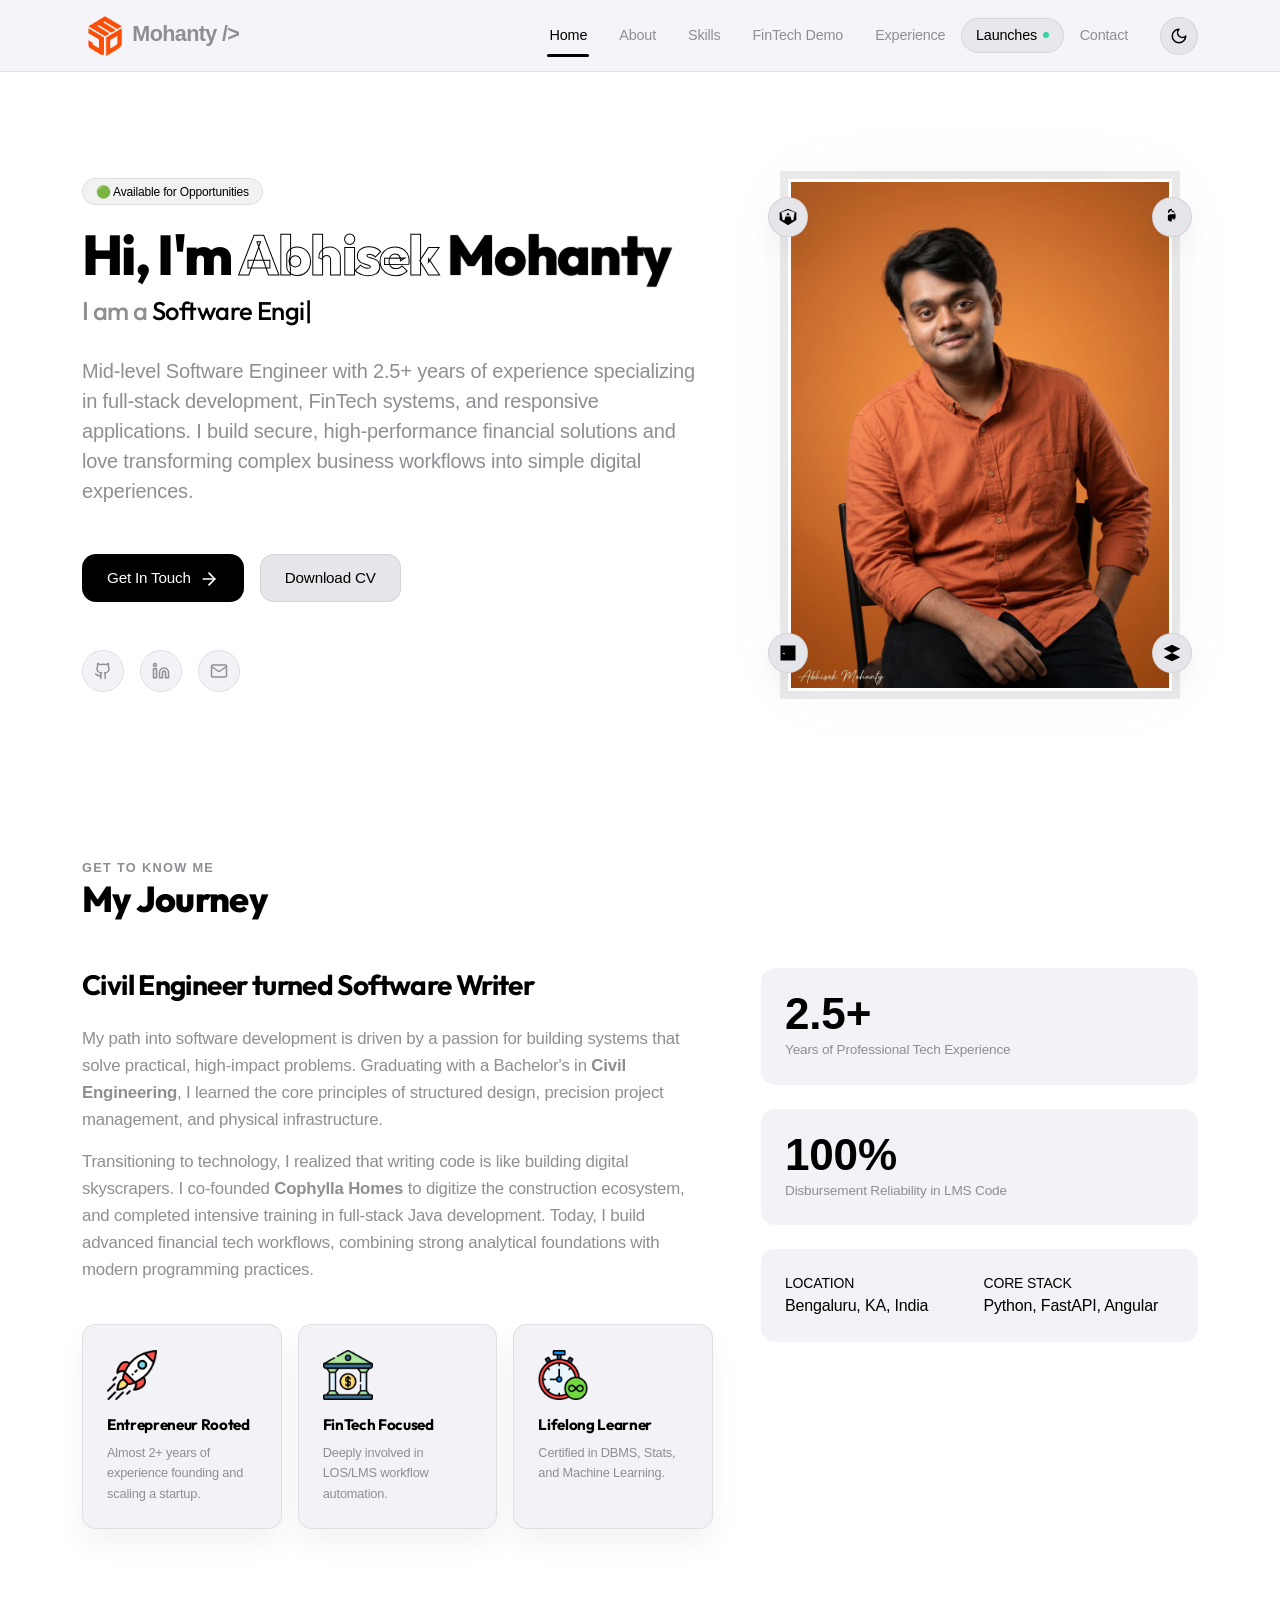
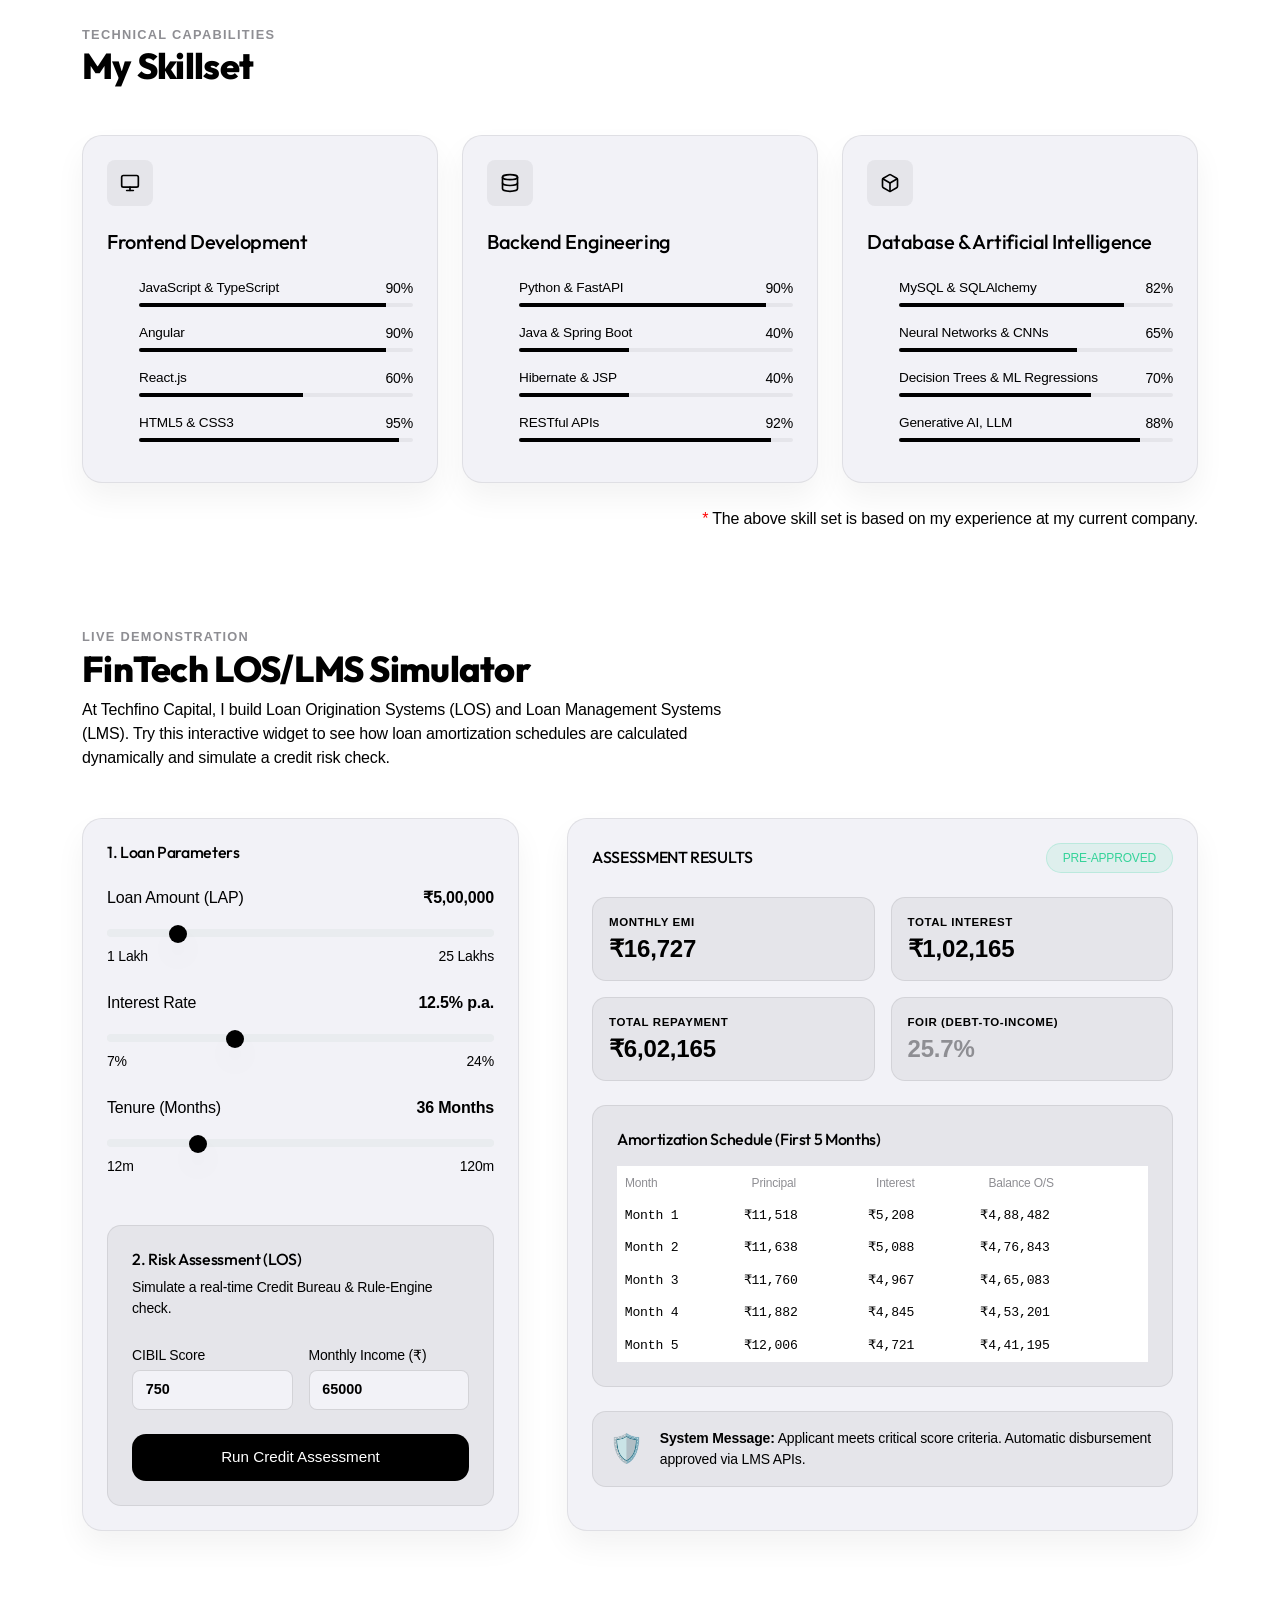
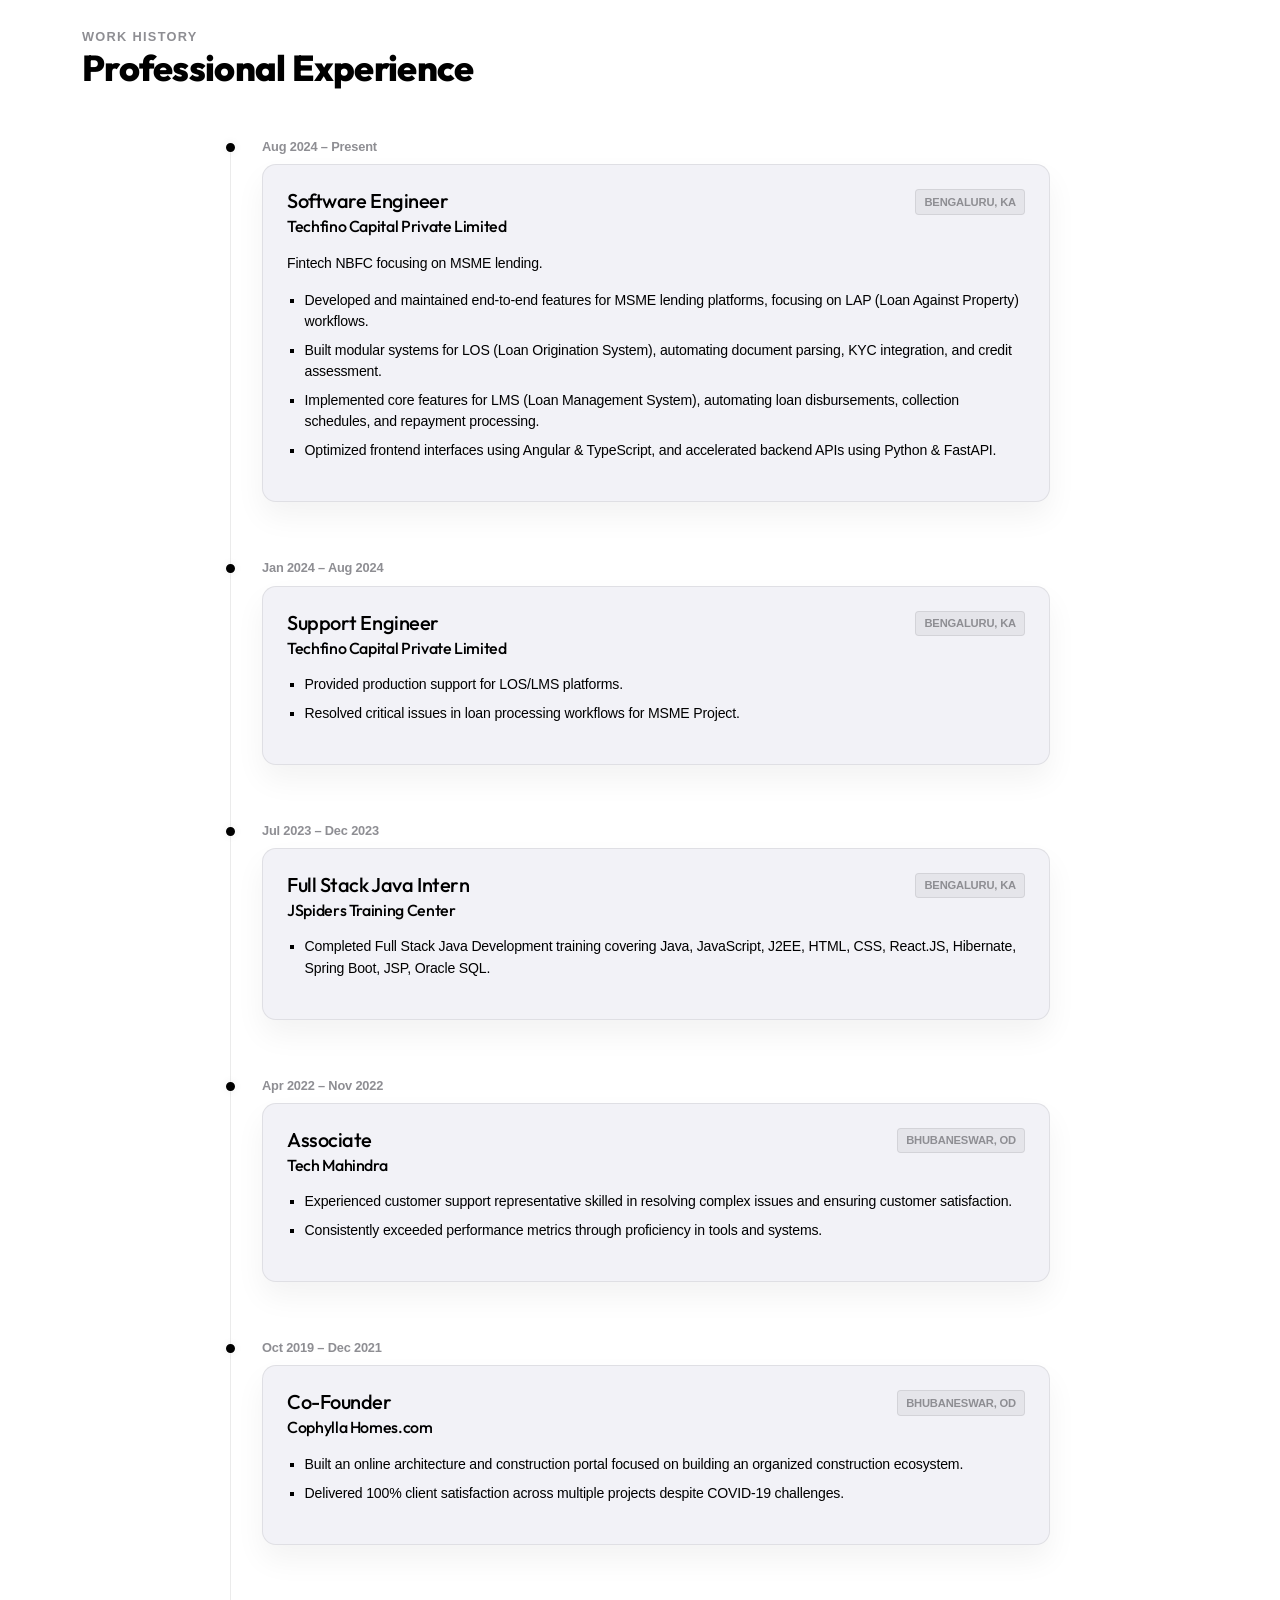
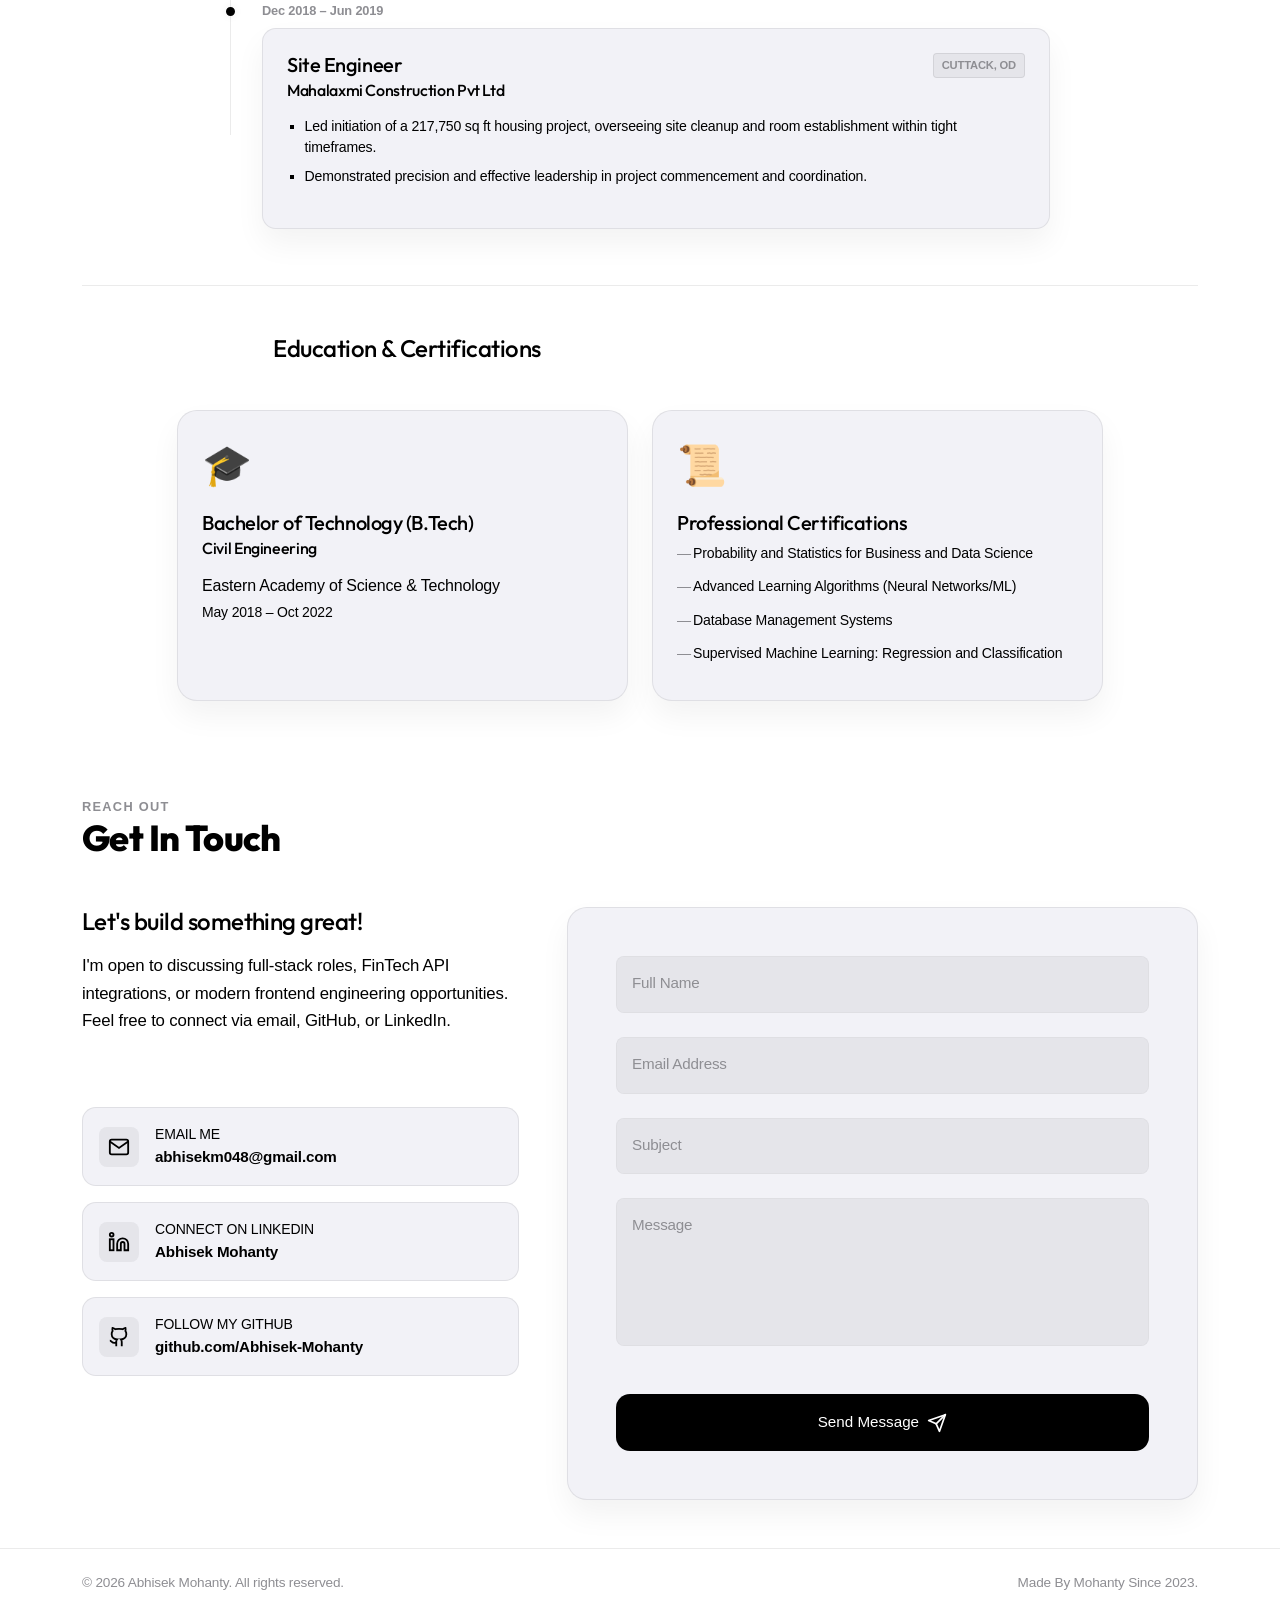
<file: index.html>
<!DOCTYPE html>
<html lang="en" data-theme="dark">

<head>
    <meta charset="UTF-8">
    <meta name="viewport" content="width=device-width, initial-scale=1.0">
    <title>Abhisek Mohanty | Full-Stack Software Engineer & FinTech Developer</title>
    <link rel="icon" type="image/png" href="JMD_Single_logo-removebg-preview.png">
    <meta name="description"
        content="Portfolio of Abhisek Mohanty, Techfino Capital Pvt. Ltd., a Mid-level Software Engineer with 2.5+ years of experience specializing in full-stack development, FinTech platforms (LOS/LMS), Angular, TypeScript, Python, and FastAPI.">
    <meta name="keywords"
        content="Abhisek Mohanty, Software Engineer, Full Stack Developer, FinTech, LOS, LMS, Angular, Python, FastAPI, Bengaluru, Techfino Capital Pvt. Ltd., TCPL, Techfino, Abhishek, Abhishek Mohanty">

    <!-- Open Graph / LinkedIn / Facebook -->
    <meta property="og:type" content="website">
    <meta property="og:title" content="Abhisek Mohanty | Full-Stack Software Engineer & FinTech Developer">
    <meta property="og:description"
        content="Portfolio of Abhisek Mohanty, Software Engineer specializing in FinTech platforms (LOS/LMS), Angular, TypeScript, Python, and FastAPI.">
    <meta property="og:image" content="abhisek_mohanty.png">

    <!-- Twitter Card -->
    <meta name="twitter:card" content="summary_large_image">
    <meta name="twitter:title" content="Abhisek Mohanty | Full-Stack Software Engineer & FinTech Developer">
    <meta name="twitter:description"
        content="Portfolio of Abhisek Mohanty, Software Engineer specializing in FinTech platforms (LOS/LMS), Angular, TypeScript, Python, and FastAPI.">
    <meta name="twitter:image" content="abhisek_mohanty.png">

    <!-- Bootstrap 5.3 CDN -->
    <link href="https://cdn.jsdelivr.net/npm/bootstrap@5.3.3/dist/css/bootstrap.min.css" rel="stylesheet"
        integrity="sha384-QWTKZyjpPEjISv5WaRU9OFeRpok6YctnYmDr5pNlyT2bRjXh0JMhjY6hW+ALEwIH" crossorigin="anonymous">

    <!-- Google Fonts (Inter & Outfit) -->
    <link rel="preconnect" href="https://fonts.googleapis.com">
    <link rel="preconnect" href="https://fonts.gstatic.com" crossorigin>
    <link
        href="https://fonts.googleapis.com/css2?family=Inter:wght@300;400;500;600;700&family=Outfit:wght@400;500;600;700;800&display=swap"
        rel="stylesheet">

    <!-- Custom Style Sheet -->
    <link rel="stylesheet" href="style.css">

    <!-- Google tag (gtag.js) -->
    <script async src="https://www.googletagmanager.com/gtag/js?id=G-G0YLJX0JDW"></script>
    <script>
        window.dataLayer = window.dataLayer || [];
        function gtag() { dataLayer.push(arguments); }
        gtag('js', new Date());

        gtag('config', 'G-G0YLJX0JDW');
    </script>
</head>

<body>

    <!-- Apple-style Navigation Menu -->
    <header class="navbar navbar-expand-lg fixed-top" id="navbar">
        <div class="container-xl">
            <a href="#home" class="navbar-brand logo">
                <img src="JMD_Single_logo-removebg-preview.png" style="width: auto; height: 45px;" alt="Abhisek Mohanty Logo">
                <!-- <span class="logo-accent">&lt;</span> -->
                <span class="logo-accent">Mohanty</span>
                <span class="logo-accent"> /&gt;</span>
            </a>
            <button class="navbar-toggler mobile-menu-btn" type="button" data-bs-toggle="collapse"
                data-bs-target="#navbarContent" aria-controls="navbarContent" aria-expanded="false"
                aria-label="Toggle navigation">
                <span></span>
                <span></span>
                <span></span>
            </button>
            <div class="collapse navbar-collapse" id="navbarContent">
                <nav class="navbar-nav ms-auto nav-menu align-items-center">
                    <a href="#home" class="nav-link active">Home</a>
                    <a href="#about" class="nav-link">About</a>
                    <a href="#skills" class="nav-link">Skills</a>
                    <a href="#demo" class="nav-link">FinTech Demo</a>
                    <a href="#experience" class="nav-link">Experience</a>
                    <a href="launches.html" class="nav-link nav-link-glow">Launches <span class="nav-glow-dot"></span></a>
                    <a href="#contact" class="nav-link">Contact</a>

                    <!-- Theme Toggle in Nav -->
                    <button id="theme-toggle" class="theme-toggle-btn ms-lg-3 mt-3 mt-lg-0" aria-label="Toggle theme">
                        <!-- Sun Icon -->
                        <svg class="sun-icon" xmlns="http://www.w3.org/2000/svg" viewBox="0 0 24 24" fill="none"
                            stroke="currentColor" stroke-width="2" stroke-linecap="round" stroke-linejoin="round">
                            <circle cx="12" cy="12" r="4"></circle>
                            <path d="M12 2v2"></path>
                            <path d="M12 20v2"></path>
                            <path d="m4.93 4.93 1.41 1.41"></path>
                            <path d="m17.66 17.66 1.41 1.41"></path>
                            <path d="M2 12h2"></path>
                            <path d="M20 12h2"></path>
                            <path d="m6.34 17.66-1.41 1.41"></path>
                            <path d="m19.07 4.93-1.41 1.41"></path>
                        </svg>
                        <!-- Moon Icon -->
                        <svg class="moon-icon" xmlns="http://www.w3.org/2000/svg" viewBox="0 0 24 24" fill="none"
                            stroke="currentColor" stroke-width="2" stroke-linecap="round" stroke-linejoin="round">
                            <path d="M12 3a6 6 0 0 0 9 9 9 9 0 1 1-9-9Z"></path>
                        </svg>
                    </button>
                </nav>
            </div>
        </div>
    </header>

    <!-- Main Content -->
    <main>
        <!-- Hero Section -->
        <section id="home" class="hero-section d-flex align-items-center">
            <div class="container-xl">
                <div class="row align-items-center g-5">
                    <!-- Left Hero Content -->
                    <div class="col-lg-7 hero-content text-start">
                        <span class="badge hero-badge mb-3"> 🟢 Available for Opportunities</span>
                        <h1 class="hero-title display-4 mb-2">
                            Hi, I'm <span class="text-outline">Abhisek</span><span
                                class="highlight">&nbsp;Mohanty</span>
                        </h1>
                        <h2 class="hero-subtitle mb-4">
                            I am a <span id="typewriter-text" class="typewriter"></span><span class="cursor">|</span>
                        </h2>
                        <p class="hero-description lead mb-5">
                            Mid-level Software Engineer with 2.5+ years of experience specializing in full-stack
                            development, FinTech systems, and responsive applications. I build secure, high-performance
                            financial solutions and love transforming complex business workflows into simple digital
                            experiences.
                        </p>
                        <div class="d-flex flex-wrap gap-3 mb-5">
                            <a href="#contact" class="btn btn-primary btn-lg">
                                Get In Touch
                                <svg width="20" height="20" viewBox="0 0 24 24" fill="none" stroke="currentColor"
                                    stroke-width="2" stroke-linecap="round" stroke-linejoin="round" class="ms-1">
                                    <line x1="5" y1="12" x2="19" y2="12"></line>
                                    <polyline points="12 5 19 12 12 19"></polyline>
                                </svg>
                            </a>
                            <a href="Abhisek_mohanty.pdf" class="btn btn-secondary btn-lg"
                                download="Abhisek-Mohanty_Resume">Download
                                CV</a>
                        </div>
                        <div class="hero-socials d-flex gap-3">
                            <a href="https://github.com/Abhisek-Mohanty" target="_blank" rel="noopener noreferrer"
                                class="social-link" aria-label="GitHub">
                                <svg viewBox="0 0 24 24" fill="none" stroke="currentColor" stroke-width="2"
                                    stroke-linecap="round" stroke-linejoin="round">
                                    <path
                                        d="M15 22v-4a4.8 4.8 0 0 0-1-3.5c3 0 6-2 6-5.5.08-1.25-.27-2.48-1-3.5.28-1.15.28-2.35 0-3.5 0 0-1 0-3 1.5-2.64-.5-5.36-.5-8 0C6 2 5 2 5 2c-.3 1.15-.3 2.35 0 3.5A5.403 5.403 0 0 0 4 9c0 3.5 3 5.5 6 5.5-.39.49-.68 1.05-.85 1.65-.17.6-.22 1.23-.15 1.85v4">
                                    </path>
                                    <path d="M9 18c-4.51 2-5-2-7-2"></path>
                                </svg>
                            </a>
                            <a href="https://www.linkedin.com/in/abhisek-mohanty-81a8a016a/" target="_blank"
                                rel="noopener noreferrer" class="social-link" aria-label="LinkedIn">
                                <svg viewBox="0 0 24 24" fill="none" stroke="currentColor" stroke-width="2"
                                    stroke-linecap="round" stroke-linejoin="round">
                                    <path
                                        d="M16 8a6 6 0 0 1 6 6v7h-4v-7a2 2 0 0 0-2-2 2 2 0 0 0-2 2v7h-4v-7a6 6 0 0 1 6-6z">
                                    </path>
                                    <rect x="2" y="9" width="4" height="12"></rect>
                                    <circle cx="4" cy="4" r="2"></circle>
                                </svg>
                            </a>
                            <a href="mailto:abhisekm048@gmail.com" class="social-link" aria-label="Email">
                                <svg viewBox="0 0 24 24" fill="none" stroke="currentColor" stroke-width="2"
                                    stroke-linecap="round" stroke-linejoin="round">
                                    <path
                                        d="M4 4h16c1.1 0 2 .9 2 2v12c0 1.1-.9 2-2 2H4c-1.1 0-2-.9-2-2V6c0-1.1.9-2 2-2z">
                                    </path>
                                    <polyline points="22,6 12,13 2,6"></polyline>
                                </svg>
                            </a>
                        </div>
                    </div>
                    <!-- Right Hero Content (Visual Avatar) -->
                    <div class="col-lg-5 d-flex justify-content-center hero-visual-container">
                        <div class="avatar-card-wrapper">
                            <div class="avatar-card">
                                <div class="avatar-glow"></div>
                                <div class="avatar-image-container" id="avatar-container">
                                        <img src="abhisek_mohanty.png" alt="Abhisek Mohanty"
                                        class="avatar-image color-avatar" id="avatar-img">
                                </div>
                                <div class="tech-stack-ring">
                                    <span class="tech-icon angular" title="Angular">
                                        <svg viewBox="0 0 24 24" fill="currentColor">
                                            <path
                                                d="M12 2L2 6.5v9L12 22l10-6.5v-9L12 2zm8 4.4L18.4 16h-2.1L15 11.5H9L7.7 16H5.6L4 6.4 12 3.6l8 2.8zM12 6.7L9.9 10h4.2L12 6.7z" />
                                        </svg>
                                    </span>
                                    <span class="tech-icon python" title="Python">
                                        <svg viewBox="0 0 24 24" fill="currentColor">
                                            <path
                                                d="M12 2c-3 0-4.8 1.4-4.8 3.5v1.3H9v-.3c0-1.4.8-2.1 2.5-2.1h1c1.7 0 2.5.7 2.5 2.1v2.1h-4.3c-2.3 0-3.7.8-3.7 2.8v3.1c0 2 1.4 2.8 3.7 2.8h1v-1.3c0-1.7.8-2.5 2.5-2.5h2.1V9.5c0-2-1.4-3.5-4.8-3.5zm-2.5 9c-.6 0-1 .4-1 1s.4 1 1 1 1-.4 1-1-.4-1-1-1zm5 2.5c-.6 0-1 .4-1 1s.4 1 1 1 1-.4 1-1-.4-1-1-1z" />
                                        </svg>
                                    </span>
                                    <span class="tech-icon js" title="JavaScript">
                                        <svg viewBox="0 0 24 24" fill="currentColor">
                                            <path
                                                d="M3 3h18v18H3V3zm13 13.8c-.8.8-1.8 1.2-3 1.2-1.6 0-2.8-.7-3.4-1.7L11 15c.3.5.7.8 1.3.8.6 0 1-.2 1.3-.6s.4-.9.4-1.6V8.3h2.3v5.5c0 1.2-.4 2.2-1.3 3zm-6-2.5c-.2.7-.6 1.2-1.2 1.5-.6.3-1.3.5-2.1.5-1.5 0-2.5-.7-3-1.9l2-1.2c.2.6.6.9 1.1.9.4 0 .7-.2.9-.5.2-.2.3-.5.3-.9 0-.4-.2-.7-.5-.9C4 13.1 3 12.3 3 11c0-1.4 1-2.4 2.7-2.4 1.3 0 2.2.5 2.7 1.5L6.6 11.3c-.2-.4-.5-.6-.9-.6-.4 0-.6.2-.8.4-.2.2-.3.4-.3.7 0 .4.2.6.7.8l1.3.6c1.1.5 1.7 1.3 1.7 2.5z" />
                                        </svg>
                                    </span>
                                    <span class="tech-icon fastapi" title="FastAPI">
                                        <svg viewBox="0 0 24 24" fill="currentColor">
                                            <path d="M12 2L2 7l10 5 10-5-10-5zm0 10L2 17l10 5 10-5-10-5z" />
                                        </svg>
                                    </span>
                                </div>
                            </div>
                        </div>
                    </div>
                </div>
            </div>
        </section>

        <!-- About Section -->
        <section id="about" class="about-section py-5">
            <div class="container-xl">
                <div class="section-header mb-5">
                    <span class="section-subtitle">Get to know me</span>
                    <h2 class="section-title">My Journey</h2>
                </div>

                <div class="row g-5 align-items-start">
                    <!-- Left Column: Biography -->
                    <div class="col-lg-7 about-text-content">
                        <h3 class="mb-4">Civil Engineer turned Software Writer</h3>
                        <p>
                            My path into software development is driven by a passion for building systems that solve
                            practical, high-impact problems. Graduating with a Bachelor's in <strong>Civil
                                Engineering</strong>, I learned the core principles of structured design, precision
                            project management, and physical infrastructure.
                        </p>
                        <p>
                            Transitioning to technology, I realized that writing code is like building digital
                            skyscrapers. I co-founded <strong>Cophylla Homes</strong> to digitize the construction
                            ecosystem, and completed intensive training in full-stack Java development. Today, I build
                            advanced financial tech workflows, combining strong analytical foundations with modern
                            programming practices.
                        </p>

                        <!-- Mini Apple-like Fact Grid -->
                        <div class="row g-3 mt-4">
                            <div class="col-md-4">
                                <div class="fact-card p-4 h-100">
                                    <div class="fact-icon fs-2 mb-3"><img class="feature-icon" src="startup.png" alt="Startup icon">
                                    </div>
                                    <h4 class="h6 fw-bold">Entrepreneur Rooted</h4>
                                    <p class="small mb-0">Almost 2+ years of experience founding and scaling a startup.
                                    </p>
                                </div>
                            </div>
                            <div class="col-md-4">
                                <div class="fact-card p-4 h-100">
                                    <div class="fact-icon fs-2 mb-3"><img class="feature-icon" src="bank.png" alt="FinTech banking icon">
                                    </div>
                                    <h4 class="h6 fw-bold">FinTech Focused</h4>
                                    <p class="small mb-0">Deeply involved in LOS/LMS workflow automation.</p>
                                </div>
                            </div>
                            <div class="col-md-4">
                                <div class="fact-card p-4 h-100">
                                    <div class="fact-icon fs-2 mb-3"><img class="feature-icon" src="infinite-time.png"
                                            alt="Continuous learning icon"></div>
                                    <h4 class="h6 fw-bold">Lifelong Learner</h4>
                                    <p class="small mb-0">Certified in DBMS, Stats, and Machine Learning.</p>
                                </div>
                            </div>
                        </div>
                    </div>

                    <!-- Right Column: Stats Box -->
                    <div class="col-lg-5 about-stats-content">
                        <div class="d-flex flex-column gap-4 sticky-lg-top" style="top: 100px;">
                            <div class="stats-box p-4">
                                <div class="stat-number">2.5+</div>
                                <div class="stat-label">Years of Professional Tech Experience</div>
                            </div>
                            <div class="stats-box p-4">
                                <div class="stat-number">100%</div>
                                <div class="stat-label">Disbursement Reliability in LMS Code</div>
                            </div>
                            <div class="stats-box p-4">
                                <div class="row g-2">
                                    <div class="col-6">
                                        <div class="stat-val small text-uppercase">Location</div>
                                        <div class="stat-txt font-weight-bold">Bengaluru, KA, India</div>
                                    </div>
                                    <div class="col-6">
                                        <div class="stat-val small text-uppercase">Core Stack</div>
                                        <div class="stat-txt font-weight-bold">Python, FastAPI, Angular</div>
                                    </div>
                                </div>
                            </div>
                        </div>
                    </div>
                </div>
            </div>
        </section>

        <!-- Skills Section -->
        <section id="skills" class="skills-section py-5">
            <div class="container-xl">
                <div class="section-header mb-5">
                    <span class="section-subtitle">Technical Capabilities</span>
                    <h2 class="section-title">My Skillset</h2>
                </div>

                <div class="row g-4">
                    <!-- Frontend Card -->
                    <div class="col-lg-4">
                        <div class="skills-category-card p-4 h-100">
                            <div class="card-icon-wrapper mb-4">
                                <svg viewBox="0 0 24 24" fill="none" stroke="currentColor" stroke-width="2"
                                    stroke-linecap="round" stroke-linejoin="round">
                                    <rect x="2" y="3" width="20" height="14" rx="2" ry="2"></rect>
                                    <line x1="8" y1="21" x2="16" y2="21"></line>
                                    <line x1="12" y1="17" x2="12" y2="21"></line>
                                </svg>
                            </div>
                            <h3 class="h5 mb-4">Frontend Development</h3>
                            <ul class="skills-list d-flex flex-column gap-3">
                                <li>
                                    <div class="d-flex justify-content-between mb-1">
                                        <span class="skill-name">JavaScript & TypeScript</span>
                                        <span class="skill-pct small">90%</span>
                                    </div>
                                    <div class="progress-bar">
                                        <div class="progress-fill" style="width: 90%;"></div>
                                    </div>
                                </li>
                                <li>
                                    <div class="d-flex justify-content-between mb-1">
                                        <span class="skill-name">Angular</span>
                                        <span class="skill-pct small">90%</span>
                                    </div>
                                    <div class="progress-bar">
                                        <div class="progress-fill" style="width: 90%;"></div>
                                    </div>
                                </li>
                                <li>
                                    <div class="d-flex justify-content-between mb-1">
                                        <span class="skill-name">React.js</span>
                                        <span class="skill-pct small">60%</span>
                                    </div>
                                    <div class="progress-bar">
                                        <div class="progress-fill" style="width: 60%;"></div>
                                    </div>
                                </li>
                                <li>
                                    <div class="d-flex justify-content-between mb-1">
                                        <span class="skill-name">HTML5 & CSS3</span>
                                        <span class="skill-pct small">95%</span>
                                    </div>
                                    <div class="progress-bar">
                                        <div class="progress-fill" style="width: 95%;"></div>
                                    </div>
                                </li>
                            </ul>
                        </div>
                    </div>

                    <!-- Backend Card -->
                    <div class="col-lg-4">
                        <div class="skills-category-card p-4 h-100">
                            <div class="card-icon-wrapper mb-4">
                                <svg viewBox="0 0 24 24" fill="none" stroke="currentColor" stroke-width="2"
                                    stroke-linecap="round" stroke-linejoin="round">
                                    <ellipse cx="12" cy="5" rx="9" ry="3"></ellipse>
                                    <path d="M3 5v14c0 1.66 4 3 9 3s9-1.34 9-3V5"></path>
                                    <path d="M3 12c0 1.66 4 3 9 3s9-1.34 9-3"></path>
                                </svg>
                            </div>
                            <h3 class="h5 mb-4">Backend Engineering</h3>
                            <ul class="skills-list d-flex flex-column gap-3">
                                <li>
                                    <div class="d-flex justify-content-between mb-1">
                                        <span class="skill-name">Python & FastAPI</span>
                                        <span class="skill-pct small">90%</span>
                                    </div>
                                    <div class="progress-bar">
                                        <div class="progress-fill" style="width: 90%;"></div>
                                    </div>
                                </li>
                                <li>
                                    <div class="d-flex justify-content-between mb-1">
                                        <span class="skill-name">Java & Spring Boot</span>
                                        <span class="skill-pct small">40%</span>
                                    </div>
                                    <div class="progress-bar">
                                        <div class="progress-fill" style="width: 40%;"></div>
                                    </div>
                                </li>
                                <li>
                                    <div class="d-flex justify-content-between mb-1">
                                        <span class="skill-name">Hibernate & JSP</span>
                                        <span class="skill-pct small">40%</span>
                                    </div>
                                    <div class="progress-bar">
                                        <div class="progress-fill" style="width: 40%;"></div>
                                    </div>
                                </li>
                                <li>
                                    <div class="d-flex justify-content-between mb-1">
                                        <span class="skill-name">RESTful APIs</span>
                                        <span class="skill-pct small">92%</span>
                                    </div>
                                    <div class="progress-bar">
                                        <div class="progress-fill" style="width: 92%;"></div>
                                    </div>
                                </li>
                            </ul>
                        </div>
                    </div>

                    <!-- Databases & ML Card -->
                    <div class="col-lg-4">
                        <div class="skills-category-card p-4 h-100">
                            <div class="card-icon-wrapper mb-4">
                                <svg viewBox="0 0 24 24" fill="none" stroke="currentColor" stroke-width="2"
                                    stroke-linecap="round" stroke-linejoin="round">
                                    <path
                                        d="M21 16V8a2 2 0 0 0-1-1.73l-7-4a2 2 0 0 0-2 0l-7 4A2 2 0 0 0 3 8v8a2 2 0 0 0 1 1.73l7 4a2 2 0 0 0 2 0l7-4A2 2 0 0 0 21 16z">
                                    </path>
                                    <polyline points="3.27 6.96 12 12.01 20.73 6.96"></polyline>
                                    <line x1="12" y1="22.08" x2="12" y2="12"></line>
                                </svg>
                            </div>
                            <h3 class="h5 mb-4">Database & Artificial Intelligence</h3>
                            <ul class="skills-list d-flex flex-column gap-3">
                                <li>
                                    <div class="d-flex justify-content-between mb-1">
                                        <span class="skill-name">MySQL & SQLAlchemy</span>
                                        <span class="skill-pct small">82%</span>
                                    </div>
                                    <div class="progress-bar">
                                        <div class="progress-fill" style="width: 82%;"></div>
                                    </div>
                                </li>
                                <li>
                                    <div class="d-flex justify-content-between mb-1">
                                        <span class="skill-name">Neural Networks & CNNs</span>
                                        <span class="skill-pct small">65%</span>
                                    </div>
                                    <div class="progress-bar">
                                        <div class="progress-fill" style="width: 65%;"></div>
                                    </div>
                                </li>
                                <li>
                                    <div class="d-flex justify-content-between mb-1">
                                        <span class="skill-name">Decision Trees & ML Regressions</span>
                                        <span class="skill-pct small">70%</span>
                                    </div>
                                    <div class="progress-bar">
                                        <div class="progress-fill" style="width: 70%;"></div>
                                    </div>
                                </li>
                                <li>
                                    <div class="d-flex justify-content-between mb-1">
                                        <span class="skill-name">Generative AI, LLM</span>
                                        <span class="skill-pct small">88%</span>
                                    </div>
                                    <div class="progress-bar">
                                        <div class="progress-fill" style="width: 88%;"></div>
                                    </div>
                                </li>
                            </ul>
                        </div>
                    </div>
                    <div class="text-end"> <span style="color: red;">* </span>The above skill set is based on my
                        experience at my current company.</div>
                </div>
            </div>
        </section>

        <!-- FinTech Interactive Demo Section -->
        <section id="demo" class="demo-section py-5">
            <div class="container-xl">
                <div class="section-header mb-5 text-start">
                    <span class="section-subtitle">Live Demonstration</span>
                    <h2 class="section-title">FinTech LOS/LMS Simulator</h2>
                    <p class="section-desc-para leading-relaxed">
                        At Techfino Capital, I build Loan Origination Systems (LOS) and Loan Management Systems (LMS).
                        Try this interactive widget to see how loan amortization schedules are calculated dynamically
                        and simulate a credit risk check.
                    </p>
                </div>

                <div class="row g-5">
                    <!-- Left: Control Panel -->
                    <div class="col-lg-5">
                        <div class="calc-panel config-panel p-4 h-100">
                            <h3 class="h6 font-weight-bold mb-4">1. Loan Parameters</h3>

                            <div class="form-group mb-4">
                                <label for="loan-amount" class="form-label d-flex justify-content-between">
                                    <span>Loan Amount (LAP)</span>
                                    <span class=" fw-bold">₹<span id="amount-val">5,00,000</span></span>
                                </label>
                                <input type="range" id="loan-amount" min="100000" max="2500000" step="50000"
                                    value="500000" class="range-slider form-range">
                                <div class="d-flex justify-content-between small mt-1">
                                    <span>1 Lakh</span>
                                    <span>25 Lakhs</span>
                                </div>
                            </div>

                            <div class="form-group mb-4">
                                <label for="loan-rate" class="form-label d-flex justify-content-between">
                                    <span>Interest Rate</span>
                                    <span class=" fw-bold"><span id="rate-val">12.5</span>% p.a.</span>
                                </label>
                                <input type="range" id="loan-rate" min="7" max="24" step="0.5" value="12.5"
                                    class="range-slider form-range">
                                <div class="d-flex justify-content-between small mt-1">
                                    <span>7%</span>
                                    <span>24%</span>
                                </div>
                            </div>

                            <div class="form-group mb-5">
                                <label for="loan-tenure" class="form-label d-flex justify-content-between">
                                    <span>Tenure (Months)</span>
                                    <span class="fw-bold"><span id="tenure-val">36</span> Months</span>
                                </label>
                                <input type="range" id="loan-tenure" min="12" max="120" step="6" value="36"
                                    class="range-slider form-range">
                                <div class="d-flex justify-content-between small mt-1">
                                    <span>12m</span>
                                    <span>120m</span>
                                </div>
                            </div>

                            <div class="credit-check-block p-4">
                                <h3 class="h6 font-weight-bold mb-2">2. Risk Assessment (LOS)</h3>
                                <p class="small mb-4">Simulate a real-time Credit Bureau & Rule-Engine check.
                                </p>

                                <div class="row g-3 mb-4">
                                    <div class="col-6">
                                        <label for="cibil-score" class="form-label small mb-1">CIBIL
                                            Score</label>
                                        <input type="number" id="cibil-score" min="300" max="900" value="750"
                                            class="form-control num-input">
                                    </div>
                                    <div class="col-6">
                                        <label for="monthly-income" class="form-label small mb-1">Monthly
                                            Income (₹)</label>
                                        <input type="number" id="monthly-income" min="10000" max="500000" step="5000"
                                            value="65000" class="form-control num-input">
                                    </div>
                                </div>
                                <button id="run-check-btn" class="btn btn-primary w-100 py-2.5">Run Credit
                                    Assessment</button>
                            </div>
                        </div>
                    </div>

                    <!-- Right: Output Panel -->
                    <div class="col-lg-7">
                        <div class="calc-panel output-panel p-4 h-100">
                            <div class="d-flex justify-content-between align-items-center mb-4">
                                <h3 class="h6 font-weight-bold mb-0 text-uppercase tracking-wider">Assessment Results
                                </h3>
                                <span id="decision-badge" class="badge badge-success px-3 py-2">PRE-APPROVED</span>
                            </div>

                            <!-- Metrics Grid -->
                            <div class="row g-3 mb-4">
                                <div class="col-sm-6">
                                    <div class="metric-card p-3">
                                        <span class="metric-title d-block mb-1">Monthly EMI</span>
                                        <span class="metric-value h4 fw-bold" id="emi-value">₹16,727</span>
                                    </div>
                                </div>
                                <div class="col-sm-6">
                                    <div class="metric-card p-3">
                                        <span class="metric-title d-block mb-1">Total Interest</span>
                                        <span class="metric-value h4 fw-bold" id="interest-value">₹1,02,168</span>
                                    </div>
                                </div>
                                <div class="col-sm-6">
                                    <div class="metric-card p-3">
                                        <span class="metric-title d-block mb-1">Total Repayment</span>
                                        <span class="metric-value h4 fw-bold" id="repayment-value">₹6,02,168</span>
                                    </div>
                                </div>
                                <div class="col-sm-6">
                                    <div class="metric-card p-3">
                                        <span class="metric-title d-block mb-1">FOIR (Debt-to-Income)</span>
                                        <span class="metric-value h4 fw-bold" id="foir-value">25.7%</span>
                                    </div>
                                </div>
                            </div>

                            <!-- Amortization Table -->
                            <div class="amortization-container p-4 mb-4">
                                <h4 class="h6 font-weight-bold mb-3">Amortization Schedule (First 5 Months)
                                </h4>
                                <div class="table-responsive">
                                    <table class="table amortization-table table-borderless align-middle mb-0">
                                        <thead>
                                            <tr>
                                                <th scope="col">Month</th>
                                                <th scope="col">Principal</th>
                                                <th scope="col">Interest</th>
                                                <th scope="col">Balance O/S</th>
                                            </tr>
                                        </thead>
                                        <tbody id="amortization-rows">
                                            <!-- Dynamic rows loaded via script.js -->
                                        </tbody>
                                    </table>
                                </div>
                            </div>

                            <!-- Response Code Panel -->
                            <div class="check-result-msg p-3 d-flex align-items-center gap-3" id="check-result-msg">
                                <div class="msg-icon fs-3">🛡️</div>
                                <p class="small mb-0"><strong>System Message:</strong> Applicant meets
                                    critical score criteria. Automatic disbursement approved via LMS APIs.</p>
                            </div>
                        </div>
                    </div>
                </div>
            </div>
        </section>

        <!-- Experience Section -->
        <section id="experience" class="experience-section py-5">
            <div class="container-xl">
                <div class="section-header mb-5">
                    <span class="section-subtitle">Work History</span>
                    <h2 class="section-title">Professional Experience</h2>
                </div>

                <div class="timeline">
                    <!-- Techfino Capital -->
                    <div class="timeline-item">
                        <div class="timeline-dot"></div>
                        <div class="timeline-date mb-2">Aug 2024 – Present</div>
                        <div class="timeline-card p-4">
                            <div class="d-flex flex-wrap justify-content-between align-items-start gap-2 mb-3">
                                <div>
                                    <h3 class="role-title h5 mb-1 ">Software Engineer</h3>
                                    <h4 class="company-name h6 mb-0">Techfino Capital Private Limited</h4>
                                </div>
                                <span class="location-badge small text-uppercase">Bengaluru, KA</span>
                            </div>
                            <p class="company-desc small mb-3">Fintech NBFC focusing on MSME lending.</p>
                            <ul class="experience-bullets">
                                <li>Developed and maintained end-to-end features for MSME lending platforms, focusing on
                                    LAP (Loan Against Property) workflows.</li>
                                <li>Built modular systems for LOS (Loan Origination System), automating document
                                    parsing, KYC integration, and credit assessment.</li>
                                <li>Implemented core features for LMS (Loan Management System), automating loan
                                    disbursements, collection schedules, and repayment processing.</li>
                                <li>Optimized frontend interfaces using Angular & TypeScript, and accelerated backend
                                    APIs using Python & FastAPI.</li>
                            </ul>
                        </div>
                    </div>

                    <!-- Techfino Support -->
                    <div class="timeline-item">
                        <div class="timeline-dot"></div>
                        <div class="timeline-date mb-2">Jan 2024 – Aug 2024</div>
                        <div class="timeline-card p-4">
                            <div class="d-flex flex-wrap justify-content-between align-items-start gap-2 mb-3">
                                <div>
                                    <h3 class="role-title h5 mb-1 ">Support Engineer</h3>
                                    <h4 class="company-name h6 mb-0">Techfino Capital Private Limited</h4>
                                </div>
                                <span class="location-badge small text-uppercase">Bengaluru, KA</span>
                            </div>
                            <ul class="experience-bullets">
                                <li>Provided production support for LOS/LMS platforms.</li>
                                <li>Resolved critical issues in loan processing workflows for MSME Project.</li>
                            </ul>
                        </div>
                    </div>

                    <!-- JSpiders -->
                    <div class="timeline-item">
                        <div class="timeline-dot"></div>
                        <div class="timeline-date mb-2">Jul 2023 – Dec 2023</div>
                        <div class="timeline-card p-4">
                            <div class="d-flex flex-wrap justify-content-between align-items-start gap-2 mb-3">
                                <div>
                                    <h3 class="role-title h5 mb-1 ">Full Stack Java Intern</h3>
                                    <h4 class="company-name h6 mb-0">JSpiders Training Center</h4>
                                </div>
                                <span class="location-badge small text-uppercase">Bengaluru, KA</span>
                            </div>
                            <ul class="experience-bullets">
                                <li>Completed Full Stack Java Development training covering Java, JavaScript, J2EE,
                                    HTML, CSS, React.JS, Hibernate, Spring Boot, JSP, Oracle SQL.</li>
                            </ul>
                        </div>
                    </div>

                    <!-- Tech Mahindra -->
                    <div class="timeline-item">
                        <div class="timeline-dot"></div>
                        <div class="timeline-date mb-2">Apr 2022 – Nov 2022</div>
                        <div class="timeline-card p-4">
                            <div class="d-flex flex-wrap justify-content-between align-items-start gap-2 mb-3">
                                <div>
                                    <h3 class="role-title h5 mb-1 ">Associate</h3>
                                    <h4 class="company-name h6 mb-0">Tech Mahindra</h4>
                                </div>
                                <span class="location-badge small text-uppercase">Bhubaneswar, OD</span>
                            </div>
                            <ul class="experience-bullets">
                                <li>Experienced customer support representative skilled in resolving complex issues and
                                    ensuring customer satisfaction.</li>
                                <li>Consistently exceeded performance metrics through proficiency in tools and systems.
                                </li>
                            </ul>
                        </div>
                    </div>

                    <!-- Cophylla Homes -->
                    <div class="timeline-item">
                        <div class="timeline-dot"></div>
                        <div class="timeline-date mb-2">Oct 2019 – Dec 2021</div>
                        <div class="timeline-card p-4">
                            <div class="d-flex flex-wrap justify-content-between align-items-start gap-2 mb-3">
                                <div>
                                    <h3 class="role-title h5 mb-1 ">Co-Founder</h3>
                                    <h4 class="company-name h6 mb-0">Cophylla Homes.com</h4>
                                </div>
                                <span class="location-badge small text-uppercase">Bhubaneswar, OD</span>
                            </div>
                            <ul class="experience-bullets">
                                <li>Built an online architecture and construction portal focused on building an
                                    organized construction ecosystem.</li>
                                <li>Delivered 100% client satisfaction across multiple projects despite COVID-19
                                    challenges.</li>
                            </ul>
                        </div>
                    </div>

                    <!-- Mahalaxmi Construction -->
                    <div class="timeline-item">
                        <div class="timeline-dot"></div>
                        <div class="timeline-date mb-2">Dec 2018 – Jun 2019</div>
                        <div class="timeline-card p-4">
                            <div class="d-flex flex-wrap justify-content-between align-items-start gap-2 mb-3">
                                <div>
                                    <h3 class="role-title h5 mb-1 ">Site Engineer</h3>
                                    <h4 class="company-name h6 mb-0">Mahalaxmi Construction Pvt Ltd</h4>
                                </div>
                                <span class="location-badge small text-uppercase">Cuttack, OD</span>
                            </div>
                            <ul class="experience-bullets">
                                <li>Led initiation of a 217,750 sq ft housing project, overseeing site cleanup and room
                                    establishment within tight timeframes.</li>
                                <li>Demonstrated precision and effective leadership in project commencement and
                                    coordination.</li>
                            </ul>
                        </div>
                    </div>
                </div>

                <!-- Education & Certifications (Apple card grid) -->
                <div class="edu-cert-section mt-5 pt-5">
                    <div class="section-header text-center mb-5">
                        <h3 class="h4 font-weight-bold ">Education & Certifications</h3>
                    </div>

                    <div class="row g-4 justify-content-center">
                        <div class="col-md-6 col-lg-5">
                            <div class="education-card p-4 h-100 text-start">
                                <div class="edu-icon fs-1 mb-3">🎓</div>
                                <h3 class="h5 mb-1">Bachelor of Technology (B.Tech)</h3>
                                <h4 class="h6 mb-3">Civil Engineering</h4>
                                <p class="edu-inst font-weight-medium mb-1">Eastern Academy of Science &
                                    Technology</p>
                                <p class="edu-date small">May 2018 – Oct 2022</p>
                            </div>
                        </div>
                        <div class="col-md-6 col-lg-5">
                            <div class="certifications-card p-4 h-100 text-start">
                                <div class="cert-icon fs-1 mb-3">📜</div>
                                <h3 class="h5 mb-2 ">Professional Certifications</h3>
                                <ul class="cert-list p-0 m-0">
                                    <li>Probability and Statistics for Business and Data Science</li>
                                    <li>Advanced Learning Algorithms (Neural Networks/ML)</li>
                                    <li>Database Management Systems</li>
                                    <li>Supervised Machine Learning: Regression and Classification</li>
                                </ul>
                            </div>
                        </div>
                    </div>
                </div>
            </div>
        </section>

        <!-- Contact Section -->
        <section id="contact" class="contact-section py-5">
            <div class="container-xl">
                <div class="section-header mb-5">
                    <span class="section-subtitle">Reach out</span>
                    <h2 class="section-title">Get In Touch</h2>
                </div>

                <div class="row g-5 align-items-start">
                    <!-- Left: Social Links -->
                    <div class="col-lg-5 contact-info text-start">
                        <h3 class="h4 font-weight-bold mb-3 ">Let's build something great!</h3>
                        <p class="mb-5 leading-relaxed">
                            I'm open to discussing full-stack roles, FinTech API integrations, or modern frontend
                            engineering opportunities. Feel free to connect via email, GitHub, or LinkedIn.
                        </p>
                        <span class="ms-1 hidden-text-magic">Born in Sikta's Bday</span>

                        <div class="info-links d-flex flex-column gap-3">
                            <a href="mailto:abhisekm048@gmail.com"
                                class="info-item p-3 d-flex align-items-center gap-3">
                                <div class="info-icon fs-4">
                                    <svg viewBox="0 0 24 24" fill="none" stroke="currentColor" stroke-width="2"
                                        width="22" height="22">
                                        <path
                                            d="M4 4h16c1.1 0 2 .9 2 2v12c0 1.1-.9 2-2 2H4c-1.1 0-2-.9-2-2V6c0-1.1.9-2 2-2z">
                                        </path>
                                        <polyline points="22,6 12,13 2,6"></polyline>
                                    </svg>
                                </div>
                                <div class="info-text">
                                    <span class="small  text-uppercase d-block">Email me</span>
                                    <strong>abhisekm048@gmail.com</strong>
                                </div>
                            </a>
                            <a href="https://www.linkedin.com/in/abhisek-mohanty-81a8a016a/" target="_blank"
                                rel="noopener noreferrer" class="info-item p-3 d-flex align-items-center gap-3">
                                <div class="info-icon fs-4">
                                    <svg viewBox="0 0 24 24" fill="none" stroke="currentColor" stroke-width="2"
                                        width="22" height="22">
                                        <path
                                            d="M16 8a6 6 0 0 1 6 6v7h-4v-7a2 2 0 0 0-2-2 2 2 0 0 0-2 2v7h-4v-7a6 6 0 0 1 6-6z">
                                        </path>
                                        <rect x="2" y="9" width="4" height="12"></rect>
                                        <circle cx="4" cy="4" r="2"></circle>
                                    </svg>
                                </div>
                                <div class="info-text">
                                    <span class="small  text-uppercase d-block">Connect on LinkedIn</span>
                                    <strong>Abhisek Mohanty</strong>
                                </div>
                            </a>
                            <a href="https://github.com/Abhisek-Mohanty" target="_blank" rel="noopener noreferrer"
                                class="info-item p-3 d-flex align-items-center gap-3">
                                <div class="info-icon fs-4">
                                    <svg viewBox="0 0 24 24" fill="none" stroke="currentColor" stroke-width="2"
                                        width="22" height="22">
                                        <path
                                            d="M15 22v-4a4.8 4.8 0 0 0-1-3.5c3 0 6-2 6-5.5.08-1.25-.27-2.48-1-3.5.28-1.15.28-2.35 0-3.5 0 0-1 0-3 1.5-2.64-.5-5.36-.5-8 0C6 2 5 2 5 2c-.3 1.15-.3 2.35 0 3.5A5.403 5.403 0 0 0 4 9c0 3.5 3 5.5 6 5.5-.39.49-.68 1.05-.85 1.65-.17.6-.22 1.23-.15 1.85v4">
                                        </path>
                                        <path d="M9 18c-4.51 2-5-2-7-2"></path>
                                    </svg>
                                </div>
                                <div class="info-text">
                                    <span class="small  text-uppercase d-block">Follow my GitHub</span>
                                    <strong>github.com/Abhisek-Mohanty</strong>
                                </div>
                            </a>
                        </div>
                    </div>

                    <!-- Right: Form -->
                    <div class="col-lg-7">
                        <div class="contact-form-card p-5 h-100">
                            <form id="contact-form">
                                <div class="form-group-float mb-4">
                                    <input type="text" id="form-name" name="name" required placeholder=" "
                                        class="form-control">
                                    <label for="form-name">Full Name</label>
                                </div>
                                <div class="form-group-float mb-4">
                                    <input type="email" id="form-email" name="email" required placeholder=" "
                                        class="form-control">
                                    <label for="form-email">Email Address</label>
                                </div>
                                <div class="form-group-float mb-4">
                                    <input type="text" id="form-subject" name="subject" required placeholder=" "
                                        class="form-control">
                                    <label for="form-subject">Subject</label>
                                </div>
                                <div class="form-group-float mb-5">
                                    <textarea id="form-message" name="message" required rows="5" placeholder=" "
                                        class="form-control"></textarea>
                                    <label for="form-message">Message</label>
                                </div>
                                <button type="submit" class="btn btn-primary w-100 py-3">
                                    Send Message
                                    <svg width="20" height="20" viewBox="0 0 24 24" fill="none" stroke="currentColor"
                                        stroke-width="2" stroke-linecap="round" stroke-linejoin="round" class="ms-1">
                                        <line x1="22" y1="2" x2="11" y2="13"></line>
                                        <polygon points="22 2 15 22 11 13 2 9 22 2"></polygon>
                                    </svg>
                                </button>
                                <div id="form-status" class="form-status-msg mt-3"></div>
                            </form>
                        </div>
                    </div>
                </div>
            </div>
        </section>
    </main>

    <!-- Footer -->
    <footer class="footer py-4">
        <div class="container-xl footer-container d-flex justify-content-between align-items-center flex-wrap gap-2">
            <p class="mb-0">&copy; 2026 Abhisek Mohanty. All rights reserved.</p>
            <p class="built-with mb-0">Made By Mohanty Since 2023.</p>
        </div>
    </footer>

    <!-- Bootstrap Bundle JS -->
    <script src="https://cdn.jsdelivr.net/npm/bootstrap@5.3.3/dist/js/bootstrap.bundle.min.js"
        integrity="sha384-YvpcrYf0tY3lHB60NNkmXc5s9fDVZLESaAA55NDzOxhy9GkcIdslK1eN7N6jIeHz"
        crossorigin="anonymous"></script>

    <!-- Custom Script -->
    <script src="script.js"></script>
</body>

</html>
</file>
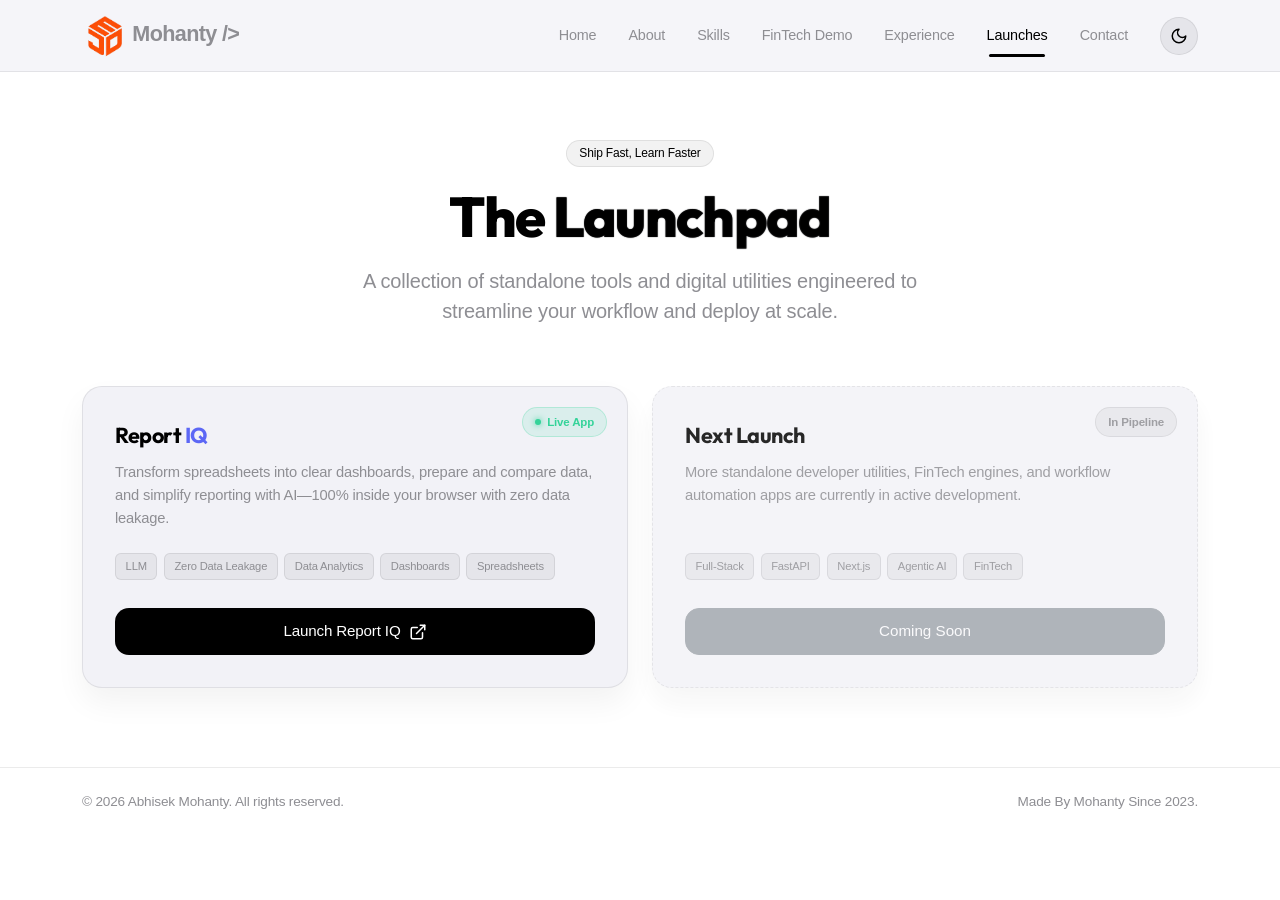
<file: launches.html>
<!DOCTYPE html>
<html lang="en" data-theme="dark">

<head>
    <meta charset="UTF-8">
    <meta name="viewport" content="width=device-width, initial-scale=1.0">
    <title>The Launchpad | Shipped Apps & Utilities by Abhisek Mohanty</title>
    <link rel="icon" type="image/png" href="JMD_Single_logo-removebg-preview.png">

    <meta name="description"
        content="Explore the Launchpad of Abhisek Mohanty, featuring standalone applications, micro-SaaS, and utilities built using Python, FastAPI, Angular, and Spring Boot.">
    <meta name="keywords"
        content="Abhisek Mohanty, Software Engineer, Micro-SaaS, Product Launches, Portfolio, FinTech, Angular, Python, FastAPI, Report IQ">

    <!-- Open Graph / LinkedIn / Facebook -->
    <meta property="og:type" content="website">
    <meta property="og:title" content="The Launchpad | Shipped Apps & Utilities by Abhisek Mohanty">
    <meta property="og:description"
        content="Explore the Launchpad featuring standalone applications, micro-SaaS, and utilities by Abhisek Mohanty, including Report IQ.">
    <meta property="og:image" content="abhisek_mohanty.png">

    <!-- Twitter Card -->
    <meta name="twitter:card" content="summary_large_image">
    <meta name="twitter:title" content="The Launchpad | Shipped Apps & Utilities by Abhisek Mohanty">
    <meta name="twitter:description"
        content="Explore the Launchpad featuring standalone applications, micro-SaaS, and utilities by Abhisek Mohanty, including Report IQ.">
    <meta name="twitter:image" content="abhisek_mohanty.png">

    <!-- Bootstrap 5.3 CDN -->
    <link href="https://cdn.jsdelivr.net/npm/bootstrap@5.3.3/dist/css/bootstrap.min.css" rel="stylesheet"
        integrity="sha384-QWTKZyjpPEjISv5WaRU9OFeRpok6YctnYmDr5pNlyT2bRjXh0JMhjY6hW+ALEwIH" crossorigin="anonymous">

    <!-- Google Fonts (Inter & Outfit) -->
    <link rel="preconnect" href="https://fonts.googleapis.com">
    <link rel="preconnect" href="https://fonts.gstatic.com" crossorigin>
    <link
        href="https://fonts.googleapis.com/css2?family=Inter:wght@300;400;500;600;700&family=Outfit:wght@400;500;600;700;800&display=swap"
        rel="stylesheet">

    <!-- Custom Style Sheet -->
    <link rel="stylesheet" href="style.css">

    <!-- Google tag (gtag.js) -->
    <script async src="https://www.googletagmanager.com/gtag/js?id=G-G0YLJX0JDW"></script>
    <script>
        window.dataLayer = window.dataLayer || [];
        function gtag() { dataLayer.push(arguments); }
        gtag('js', new Date());

        gtag('config', 'G-G0YLJX0JDW');
    </script>
</head>

<body class="launches-page">

    <!-- Apple-style Navigation Menu -->
    <header class="navbar navbar-expand-lg fixed-top" id="navbar">
        <div class="container-xl">
            <a href="index.html#home" class="navbar-brand logo">
                <img src="JMD_Single_logo-removebg-preview.png" style="width: auto; height: 45px;" alt="">
                <!-- <span class="logo-accent">&lt;</span> -->
                <span class="logo-accent">Mohanty</span><span class="logo-accent"> /&gt;</span>
            </a>
            <button class="navbar-toggler mobile-menu-btn" type="button" data-bs-toggle="collapse"
                data-bs-target="#navbarContent" aria-controls="navbarContent" aria-expanded="false"
                aria-label="Toggle navigation">
                <span></span>
                <span></span>
                <span></span>
            </button>
            <div class="collapse navbar-collapse" id="navbarContent">
                <nav class="navbar-nav ms-auto nav-menu align-items-center">
                    <a href="index.html#home" class="nav-link">Home</a>
                    <a href="index.html#about" class="nav-link">About</a>
                    <a href="index.html#skills" class="nav-link">Skills</a>
                    <a href="index.html#demo" class="nav-link">FinTech Demo</a>
                    <a href="index.html#experience" class="nav-link">Experience</a>
                    <a href="launches.html" class="nav-link active">Launches</a>
                    <a href="index.html#contact" class="nav-link">Contact</a>

                    <!-- Theme Toggle in Nav -->
                    <button id="theme-toggle" class="theme-toggle-btn ms-lg-3 mt-3 mt-lg-0" aria-label="Toggle theme">
                        <!-- Sun Icon -->
                        <svg class="sun-icon" xmlns="http://www.w3.org/2000/svg" viewBox="0 0 24 24" fill="none"
                            stroke="currentColor" stroke-width="2" stroke-linecap="round" stroke-linejoin="round">
                            <circle cx="12" cy="12" r="4"></circle>
                            <path d="M12 2v2"></path>
                            <path d="M12 20v2"></path>
                            <path d="m4.93 4.93 1.41 1.41"></path>
                            <path d="m17.66 17.66 1.41 1.41"></path>
                            <path d="M2 12h2"></path>
                            <path d="M20 12h2"></path>
                            <path d="m6.34 17.66-1.41 1.41"></path>
                            <path d="m19.07 4.93-1.41 1.41"></path>
                        </svg>
                        <!-- Moon Icon -->
                        <svg class="moon-icon" xmlns="http://www.w3.org/2000/svg" viewBox="0 0 24 24" fill="none"
                            stroke="currentColor" stroke-width="2" stroke-linecap="round" stroke-linejoin="round">
                            <path d="M12 3a6 6 0 0 0 9 9 9 9 0 1 1-9-9Z"></path>
                        </svg>
                    </button>
                </nav>
            </div>
        </div>
    </header>

    <!-- Main Content -->
    <main>
        <!-- Hero/Intro Section -->
        <section class="launches-hero d-flex align-items-center">
            <div class="container-xl">
                <span class="badge hero-badge mb-3">Ship Fast, Learn Faster</span>
                <h1 class="hero-title display-4 mb-3">
                    The <span class="highlight">Launchpad</span>
                </h1>
                <p class="hero-description lead mx-auto mb-0">
                    A collection of standalone tools and digital utilities engineered to streamline your workflow and
                    deploy at scale.
                </p>
            </div>
        </section>
        <section class="launches-section pb-5">
            <div class="container-xl">
                <div class="row g-4 justify-content-center">
                    <!-- Report IQ -->
                    <div class="col-lg-6 col-md-8">
                        <div class="product-card card-premium">
                            <span class="product-badge badge-live">Live App</span>
                            <div class="product-card-body">
                                <h2 class="product-title h4">Report <span style="color: #5c67f5;">IQ</span></h2>
                                <p class="product-desc">
                                    Transform spreadsheets into clear dashboards, prepare and compare data, and simplify
                                    reporting with AI—100% inside your browser with zero data leakage.
                                </p>
                                <div class="product-tech-stack">
                                    <span class="tech-tag">LLM</span>
                                    <span class="tech-tag">Zero Data Leakage</span>
                                    <span class="tech-tag">Data Analytics</span>
                                    <span class="tech-tag">Dashboards</span>
                                    <span class="tech-tag">Spreadsheets</span>
                                </div>
                            </div>
                            <a href="https://www.reportiq.madebymohanty.com/" target="_blank" rel="noopener noreferrer"
                                class="btn btn-primary w-100 d-inline-flex align-items-center justify-content-center gap-2">
                                <span>Launch Report IQ</span>
                                <svg width="18" height="18" viewBox="0 0 24 24" fill="none" stroke="currentColor"
                                    stroke-width="2" stroke-linecap="round" stroke-linejoin="round">
                                    <path d="M18 13v6a2 2 0 0 1-2 2H5a2 2 0 0 1-2-2V8a2 2 0 0 1 2-2h6"></path>
                                    <polyline points="15 3 21 3 21 9"></polyline>
                                    <line x1="10" y1="14" x2="21" y2="3"></line>
                                </svg>
                            </a>
                        </div>
                    </div>

                    <!-- Next Launch Pipeline -->
                    <div class="col-lg-6 col-md-8">
                        <div class="product-card" style="border-style: dashed; opacity: 0.85;">
                            <span class="product-badge badge-free">In Pipeline</span>
                            <div class="product-card-body">
                                <h2 class="product-title h4">Next Launch</h2>
                                <p class="product-desc">
                                    More standalone developer utilities, FinTech engines, and workflow automation apps
                                    are currently in active development.
                                </p>
                                <div class="product-tech-stack">
                                    <span class="tech-tag">Full-Stack</span>
                                    <span class="tech-tag">FastAPI</span>
                                    <span class="tech-tag">Next.js</span>
                                    <span class="tech-tag">Agentic AI</span>
                                    <span class="tech-tag">FinTech</span>
                                </div>
                            </div>
                            <button class="btn btn-secondary w-100" disabled style="opacity: 0.6; cursor: not-allowed;">
                                Coming Soon
                            </button>
                        </div>
                    </div>
                </div>
            </div>
        </section>
    </main>

    <!-- Footer -->
    <footer class="footer py-4 mt-auto">
        <div class="container-xl footer-container d-flex justify-content-between align-items-center flex-wrap gap-2">
            <p class="mb-0">&copy; 2026 Abhisek Mohanty. All rights reserved.</p>
            <p class="built-with mb-0">Made By Mohanty Since 2023.</p>
            <!-- <p class="built-with mb-0">Built with HTML5, CSS3, Bootstrap 5 & vanilla JS.</p> -->
        </div>
    </footer>

    <!-- Bootstrap Bundle JS -->
    <script src="https://cdn.jsdelivr.net/npm/bootstrap@5.3.3/dist/js/bootstrap.bundle.min.js"
        integrity="sha384-YvpcrYf0tY3lHB60NNkmXc5s9fDVZLESaAA55NDzOxhy9GkcIdslK1eN7N6jIeHz"
        crossorigin="anonymous"></script>

    <!-- Custom Script -->
    <script src="script.js"></script>
</body>

</html>
</file>
<file: style.css>
/* ==========================================================================
   APPLE HIG DESIGN SYSTEM & DESIGN TOKENS
   ========================================================================= */
:root {
    /* Apple HIG System Colors - Dark Theme (Default) */
    --apple-bg-primary: #000000;
    --apple-bg-secondary: #1c1c1e;
    --apple-bg-tertiary: #2c2c2e;
    --apple-text-primary: #ffffff;
    --apple-text-secondary: #8e8e93;
    --apple-text-muted: #bababa;
    --apple-border: rgba(255, 255, 255, 0.08);
    --apple-border-hover: rgba(255, 255, 255, 0.16);
    --apple-glass-bg: rgba(28, 28, 30, 0.75);
    --apple-glass-border: rgba(255, 255, 255, 0.08);
    --apple-shadow: 0 15px 30px rgba(0, 0, 0, 0.7);
    --apple-active-accent: #ffffff;
    --apple-active-accent-text: #000000;
    --apple-badge-bg: rgba(255, 255, 255, 0.08);

    /* Layout Constants */
    --apple-ease: cubic-bezier(0.16, 1, 0.3, 1);
    --apple-duration-slow: 0.5s;
    --apple-duration-fast: 0.25s;
    --apple-radius-sm: 8px;
    --apple-radius-md: 14px;
    --apple-radius-lg: 20px;
    --apple-radius-full: 50%;
}

html[data-theme="light"] {
    /* Apple HIG System Colors - Light Theme */
    --apple-bg-primary: #ffffff;
    --apple-bg-secondary: #f2f2f7;
    --apple-bg-tertiary: #e5e5ea;
    --apple-text-primary: #000000;
    --apple-text-secondary: #8e8e93;
    --apple-text-muted: #c7c7cc;
    --apple-border: rgba(0, 0, 0, 0.08);
    --apple-border-hover: rgba(0, 0, 0, 0.16);
    --apple-glass-bg: rgba(242, 242, 247, 0.75);
    --apple-glass-border: rgba(0, 0, 0, 0.08);
    --apple-shadow: 0 15px 30px rgba(0, 0, 0, 0.05);
    --apple-active-accent: #000000;
    --apple-active-accent-text: #ffffff;
    --apple-badge-bg: rgba(0, 0, 0, 0.05);
}

/* ==========================================================================
   GLOBAL RESET & DEFAULTS
   ========================================================================= */
body {
    background-color: var(--apple-bg-primary);
    color: var(--apple-text-primary);
    font-family: -apple-system, BlinkMacSystemFont, "Segoe UI", "Roboto", "Helvetica Neue", Arial, sans-serif;
    letter-spacing: -0.011em;
    overflow-x: hidden;
    transition: background-color var(--apple-duration-slow) var(--apple-ease),
        color var(--apple-duration-slow) var(--apple-ease);
}

.text-outline {
    color: transparent;
    -webkit-text-stroke: 1px var(--apple-text-primary);
}

h1,
h2,
h3,
h4,
h5,
h6,
.display-4 {
    font-family: -apple-system, BlinkMacSystemFont, "SF Pro Display", "Outfit", sans-serif;
    font-weight: 700;
    letter-spacing: -0.022em;
    color: var(--apple-text-primary);
}

a {
    color: inherit;
    text-decoration: none;
    transition: var(--apple-duration-fast) var(--apple-ease);
}

/* Custom Scrollbar */
::-webkit-scrollbar {
    width: 8px;
}

::-webkit-scrollbar-track {
    background: var(--apple-bg-primary);
}

::-webkit-scrollbar-thumb {
    background: var(--apple-bg-tertiary);
    border-radius: var(--apple-radius-sm);
}

::-webkit-scrollbar-thumb:hover {
    background: var(--apple-text-secondary);
}

/* ==========================================================================
   BOOTSTRAP OVERRIDES & CUSTOM UTILITIES
   ========================================================================= */
.navbar-brand,
.nav-link,
.btn,
.card,
.form-control {
    box-shadow: none !important;
}

.badge {
    background-color: var(--apple-badge-bg);
    color: var(--apple-text-primary);
    border: 1px solid var(--apple-border);
    font-weight: 500;
    font-size: 0.75rem;
    padding: 0.4rem 0.8rem;
    border-radius: 50px;
}

.badge-success {
    background-color: rgba(52, 211, 153, 0.1);
    color: #34d399;
    border-color: rgba(52, 211, 153, 0.2);
}

.badge-warning {
    background-color: rgba(245, 158, 11, 0.1);
    color: #fbbf24;
    border-color: rgba(245, 158, 11, 0.2);
}

/* Glassmorphic Panel (Card base) */
.calc-panel,
.timeline-card,
.fact-card,
.education-card,
.certifications-card,
.contact-form-card,
.skills-category-card {
    background-color: var(--apple-bg-secondary);
    border: 1px solid var(--apple-border);
    border-radius: var(--apple-radius-lg);
    box-shadow: var(--apple-shadow);
    transition: transform var(--apple-duration-slow) var(--apple-ease),
        border-color var(--apple-duration-slow) var(--apple-ease),
        background-color var(--apple-duration-slow) var(--apple-ease);
}

.calc-panel:hover,
.timeline-card:hover,
.fact-card:hover,
.education-card:hover,
.certifications-card:hover,
.skills-category-card:hover {
    border-color: var(--apple-border-hover);
}

/* ==========================================================================
   NAVIGATION BAR (APPLE HIG DOCK STYLE)
   ========================================================================= */
.navbar {
    height: 72px;
    background-color: var(--apple-glass-bg);
    backdrop-filter: blur(20px);
    -webkit-backdrop-filter: blur(20px);
    border-bottom: 1px solid var(--apple-glass-border);
    transition: height var(--apple-duration-slow) var(--apple-ease),
        background-color var(--apple-duration-slow) var(--apple-ease);
    z-index: 1000;
}

.logo {
    font-weight: 800;
    font-size: 1.35rem;
    letter-spacing: -0.03em;
}

.logo-accent {
    color: var(--apple-text-secondary);
}

.nav-link {
    font-size: 0.9rem;
    font-weight: 500;
    color: var(--apple-text-secondary) !important;
    padding: 0.4rem 1rem !important;
    border-radius: var(--apple-radius-sm);
    position: relative;
}

.nav-link:hover,
.nav-link.active {
    color: var(--apple-text-primary) !important;
}

.nav-link::after {
    content: '';
    position: absolute;
    bottom: -4px;
    left: 20%;
    width: 60%;
    height: 3px;
    background-color: var(--apple-text-primary);
    border-radius: 10px;
    transform: scaleX(0);
    transition: transform var(--apple-duration-fast) var(--apple-ease);
}

.nav-link.active::after {
    transform: scaleX(1);
}

/* Nav Link Glow Effect (Launches Option - 3s Interval) */
.nav-link.nav-link-glow {
    position: relative;
    display: inline-flex;
    align-items: center;
    gap: 6px;
    color: var(--apple-text-primary) !important;
    background: var(--apple-badge-bg);
    border: 1px solid var(--apple-border);
    border-radius: 50px;
    padding: 0.35rem 0.85rem !important;
    transition: transform var(--apple-duration-fast) var(--apple-ease),
        border-color var(--apple-duration-fast) var(--apple-ease),
        box-shadow var(--apple-duration-fast) var(--apple-ease);
    animation: launchPillGlow 3s infinite ease-in-out;
}

.nav-link.nav-link-glow::after {
    display: none;
}

.nav-link.nav-link-glow:hover {
    box-shadow: 0 0 16px rgba(52, 211, 153, 0.55);
    border-color: rgba(52, 211, 153, 0.5);
    transform: translateY(-1px);
    animation-play-state: paused;
}

.nav-glow-dot {
    width: 6px;
    height: 6px;
    border-radius: 50%;
    background-color: #34d399;
    display: inline-block;
    animation: launchDotPulse 3s infinite ease-in-out;
}

.nav-link.nav-link-glow:hover .nav-glow-dot {
    opacity: 1;
    box-shadow: 0 0 8px #34d399, 0 0 12px rgba(52, 211, 153, 0.6);
    transform: scale(1.2);
    animation-play-state: paused;
}

/* 3-Second Periodic Glow Keyframes */
@keyframes launchPillGlow {
    0%, 100% {
        box-shadow: 0 0 0 rgba(52, 211, 153, 0);
        border-color: var(--apple-border);
    }
    15% {
        box-shadow: 0 0 14px rgba(52, 211, 153, 0.5), 0 0 4px rgba(52, 211, 153, 0.3);
        border-color: rgba(52, 211, 153, 0.45);
    }
    30% {
        box-shadow: 0 0 0 rgba(52, 211, 153, 0);
        border-color: var(--apple-border);
    }
}

@keyframes launchDotPulse {
    0%, 100% {
        opacity: 0.5;
        box-shadow: 0 0 2px #34d399;
        transform: scale(0.9);
    }
    15% {
        opacity: 1;
        box-shadow: 0 0 8px #34d399, 0 0 14px rgba(52, 211, 153, 0.65);
        transform: scale(1.3);
    }
    30% {
        opacity: 0.5;
        box-shadow: 0 0 2px #34d399;
        transform: scale(0.9);
    }
}

/* Hamburger mobile button (Custom style) */
.mobile-menu-btn {
    border: none;
    background: none;
    padding: 5px;
    display: flex;
    flex-direction: column;
    gap: 5px;
    width: 28px;
}

.mobile-menu-btn span {
    display: block;
    width: 100%;
    height: 2px;
    background-color: var(--apple-text-primary);
    transition: transform var(--apple-duration-fast) var(--apple-ease),
        opacity var(--apple-duration-fast) var(--apple-ease);
}

/* Toggle Menu Active Burger State */
.navbar-toggler[aria-expanded="true"] span:nth-child(1) {
    transform: translateY(7px) rotate(45deg);
}

.navbar-toggler[aria-expanded="true"] span:nth-child(2) {
    opacity: 0;
}

.navbar-toggler[aria-expanded="true"] span:nth-child(3) {
    transform: translateY(-7px) rotate(-45deg);
}

/* ==========================================================================
   THEME TOGGLE BUTTON
   ========================================================================= */
.theme-toggle-btn {
    width: 38px;
    height: 38px;
    border-radius: var(--apple-radius-full);
    background-color: var(--apple-bg-tertiary);
    border: 1px solid var(--apple-border);
    color: var(--apple-text-primary);
    cursor: pointer;
    display: flex;
    align-items: center;
    justify-content: center;
    position: relative;
    overflow: hidden;
    transition: transform var(--apple-duration-fast) var(--apple-ease),
        background-color var(--apple-duration-fast) var(--apple-ease);
}

.theme-toggle-btn:hover {
    transform: scale(1.05);
}

.theme-toggle-btn svg {
    position: absolute;
    width: 18px;
    height: 18px;
    transition: transform 0.4s var(--apple-ease), opacity 0.4s var(--apple-ease);
}

.sun-icon {
    transform: translateY(0) rotate(0deg);
    opacity: 1;
}

.moon-icon {
    transform: translateY(30px) rotate(90deg);
    opacity: 0;
}

html[data-theme="light"] .sun-icon {
    transform: translateY(-30px) rotate(-90deg);
    opacity: 0;
}

html[data-theme="light"] .moon-icon {
    transform: translateY(0) rotate(0deg);
    opacity: 1;
}

/* ==========================================================================
   BUTTONS (APPLE SYSTEM STYLE)
   ========================================================================= */
.btn {
    padding: 0.7rem 1.5rem;
    font-weight: 500;
    font-size: 0.95rem;
    border-radius: var(--apple-radius-md);
    transition: transform var(--apple-duration-fast) var(--apple-ease),
        background-color var(--apple-duration-fast) var(--apple-ease),
        opacity var(--apple-duration-fast) var(--apple-ease);
    border: 1px solid transparent;
}

.btn-primary {
    background-color: var(--apple-active-accent);
    color: var(--apple-active-accent-text);
}

.btn-primary:hover,
.btn-primary:active {
    background-color: var(--apple-active-accent);
    opacity: 0.9;
    transform: translateY(-1px);
}

.btn-secondary {
    background-color: var(--apple-bg-tertiary);
    color: var(--apple-text-primary);
    border-color: var(--apple-border);
}

.btn-secondary:hover,
.btn-secondary:active {
    background-color: var(--apple-bg-secondary);
    border-color: var(--apple-border-hover);
    transform: translateY(-1px);
}

.btn:active {
    transform: scale(0.97);
}

/* ==========================================================================
   HERO SECTION
   ========================================================================= */
.hero-section {
    padding-top: 140px;
    padding-bottom: 80px;
    min-height: 90vh;
}

.hero-title {
    font-weight: 800;
    letter-spacing: -0.03em;
}

.highlight {
    color: var(--apple-text-primary);
    text-shadow: 0 0 1px var(--apple-text-primary);
    background: linear-gradient(135deg, var(--apple-text-primary) 0%, var(--apple-text-secondary) 100%);
    -webkit-background-clip: text;
    -webkit-text-fill-color: transparent;
}

.hero-subtitle {
    font-size: 1.6rem;
    font-weight: 500;
    color: var(--apple-text-secondary);
    min-height: 36px;
}

.typewriter {
    color: var(--apple-text-primary);
}

.cursor {
    color: var(--apple-text-primary);
    animation: blink 0.8s infinite;
}

@keyframes blink {
    50% {
        opacity: 0;
    }
}

.hero-description {
    color: var(--apple-text-secondary);
    max-width: 620px;
}

/* Social link round button icon */
.social-link {
    width: 42px;
    height: 42px;
    border-radius: var(--apple-radius-full);
    background-color: var(--apple-bg-secondary);
    border: 1px solid var(--apple-border);
    display: flex;
    align-items: center;
    justify-content: center;
    color: var(--apple-text-secondary);
}

.social-link:hover {
    color: var(--apple-text-primary);
    border-color: var(--apple-border-hover);
    transform: scale(1.05);
}

.social-link svg {
    width: 18px;
    height: 18px;
}

.fact-icon img {
    width: 50px;
    height: 100%;
}

/* Avatar Card with macOS dock floating visual */
.avatar-card-wrapper {
    position: relative;
    width: 400px;
    height: 100%;
}

.avatar-card {
    position: relative;
    width: 100%;
    height: 100%;
    /* border-radius: var(--apple-radius-full); */
    padding: 8px;
    background: var(--apple-border);
    animation: dockFloat 7s infinite ease-in-out;
}

.avatar-glow {
    position: absolute;
    top: 5%;
    left: 5%;
    width: 90%;
    height: 90%;
    background-color: var(--apple-text-secondary);
    /* border-radius: var(--apple-radius-full); */
    filter: blur(40px);
    opacity: 0.1;
    z-index: -1;
}

.avatar-image-container {
    position: relative;
    width: 100%;
    height: 100%;
    /* border-radius: var(--apple-radius-full); */
    overflow: hidden;
    background-color: var(--apple-bg-secondary);
    border: 3px solid var(--apple-bg-primary);
}

.avatar-image {
    width: 100%;
    height: 100%;
    object-fit: cover;
    display: block;
}

.avatar-canvas {
    position: absolute;
    top: 0;
    left: 0;
    width: 100%;
    height: 100%;
    /* border-radius: var(--apple-radius-full); */
    pointer-events: none;
    z-index: 2;
}

@keyframes dockFloat {
    0% {
        transform: translateY(0px);
    }

    50% {
        transform: translateY(-8px);
    }

    100% {
        transform: translateY(0px);
    }
}

/* Orbiting Icons */
.tech-stack-ring {
    position: absolute;
    top: 0;
    left: 0;
    width: 100%;
    height: 100%;
    pointer-events: none;
}

.tech-icon {
    position: absolute;
    width: 40px;
    height: 40px;
    border-radius: var(--apple-radius-full);
    background-color: var(--apple-bg-tertiary);
    border: 1px solid var(--apple-border);
    display: flex;
    align-items: center;
    justify-content: center;
    color: var(--apple-text-primary);
    box-shadow: var(--apple-shadow);
}

.tech-icon svg {
    width: 20px;
    height: 20px;
}

.tech-icon.angular {
    top: 5%;
    left: -3%;
}

.tech-icon.python {
    top: 5%;
    right: -3%;
}

.tech-icon.js {
    bottom: 5%;
    left: -3%;
}

.tech-icon.fastapi {
    bottom: 5%;
    right: -3%;
}

/* ==========================================================================
   ABOUT & STATS SECTION
   ========================================================================= */
.section-header {
    max-width: 650px;
}

.section-subtitle {
    font-size: 0.8rem;
    font-weight: 600;
    text-transform: uppercase;
    letter-spacing: 0.1em;
    color: var(--apple-text-secondary);
    display: block;
}

.section-title {
    font-size: 2.25rem;
    font-weight: 800;
    letter-spacing: -0.02em;
}

.about-text-content p {
    color: var(--apple-text-secondary);
    font-size: 1.05rem;
    line-height: 1.6;
}

.fact-card {
    border-radius: var(--apple-radius-md);
    background-color: var(--apple-bg-secondary);
}

.fact-card h4 {
    font-size: 0.95rem;
    font-weight: 600;
}

.fact-card p {
    font-size: 0.8rem;
}

.stats-box {
    border-radius: var(--apple-radius-md);
    background-color: var(--apple-bg-secondary);
}

.stat-number {
    font-size: 2.75rem;
    font-weight: 800;
    line-height: 1;
    color: var(--apple-text-primary);
    margin-bottom: 0.25rem;
}

.stat-label {
    font-size: 0.85rem;
    color: var(--apple-text-secondary);
    font-weight: 500;
}

/* ==========================================================================
   SKILLS SECTION (APPLE TYPE CARD GRID)
   ========================================================================= */
.skills-category-card {
    border-radius: var(--apple-radius-lg);
}

.card-icon-wrapper {
    width: 46px;
    height: 46px;
    border-radius: var(--apple-radius-sm);
    background-color: var(--apple-bg-tertiary);
    color: var(--apple-text-primary);
    display: flex;
    align-items: center;
    justify-content: center;
}

.card-icon-wrapper svg {
    width: 20px;
    height: 20px;
}

.skills-list li {
    list-style: none;
}

.skill-name {
    font-size: 0.85rem;
    font-weight: 500;
}

.progress-bar {
    width: 100%;
    height: 4px;
    background-color: var(--apple-bg-tertiary);
    border-radius: 50px;
    overflow: hidden;
}

.progress-fill {
    height: 100%;
    background-color: var(--apple-text-primary);
    width: 0;
    /* Animated dynamically */
    transition: width 1.5s var(--apple-ease);
}

/* ==========================================================================
   FINTECH LIVE DEMO SECTION
   ========================================================================= */
.range-slider {
    width: 100%;
    height: 4px;
    background-color: var(--apple-bg-tertiary);
    border-radius: 50px;
}

.range-slider::-webkit-slider-thumb {
    width: 18px;
    height: 18px;
    border-radius: 50%;
    background-color: var(--apple-text-primary);
    cursor: pointer;
    box-shadow: var(--apple-shadow);
    transition: transform 0.1s var(--apple-ease);
    border: none;
}

.range-slider::-webkit-slider-thumb:hover {
    transform: scale(1.1);
}

.credit-check-block {
    background-color: var(--apple-bg-tertiary);
    border-radius: var(--apple-radius-md);
    border: 1px solid var(--apple-border);
}

.num-input {
    background-color: var(--apple-bg-secondary);
    border: 1px solid var(--apple-border);
    color: var(--apple-text-primary);
    font-weight: 600;
    border-radius: var(--apple-radius-sm);
    padding: 0.5rem 0.8rem;
    font-size: 0.9rem;
}

.num-input:focus {
    border-color: var(--apple-text-secondary);
    background-color: var(--apple-bg-secondary);
}

.metric-card {
    background-color: var(--apple-bg-tertiary);
    border: 1px solid var(--apple-border);
    border-radius: var(--apple-radius-md);
}

.metric-title {
    font-size: 0.72rem;
    font-weight: 600;
    text-transform: uppercase;
    letter-spacing: 0.05em;
}

.metric-value {
    color: var(--apple-text-primary);
}

.amortization-container {
    background-color: var(--apple-bg-tertiary);
    border-radius: var(--apple-radius-md);
    border: 1px solid var(--apple-border);
}

.amortization-table th {
    font-size: 0.75rem;
    color: var(--apple-text-secondary);
    font-weight: 500;
    border: none;
    padding-bottom: 0.5rem;
}

.amortization-table td {
    font-size: 0.82rem;
    font-family: Menlo, Monaco, Consolas, monospace;
    color: var(--apple-text-primary);
    border: none;
    padding: 0.4rem 0;
}

.check-result-msg {
    border-radius: var(--apple-radius-md);
    background-color: var(--apple-bg-tertiary);
    border: 1px solid var(--apple-border);
}

/* ==========================================================================
   EXPERIENCE SECTION (TIMELINE)
   ========================================================================= */
.timeline {
    position: relative;
    max-width: 820px;
    margin: 3rem auto 0 auto;
    padding-left: 2rem;
}

.timeline::before {
    content: '';
    position: absolute;
    left: 0;
    top: 6px;
    width: 1px;
    height: calc(100% - 100px);
    background-color: var(--apple-border);
}

.timeline-item {
    position: relative;
    margin-bottom: 3.5rem;
}

.timeline-dot {
    position: absolute;
    left: -36px;
    top: 6px;
    width: 9px;
    height: 9px;
    border-radius: 50%;
    background-color: var(--apple-text-primary);
    border: 2px solid var(--apple-text-primary);
    box-shadow: 0 0 8px var(--apple-border);
    transition: transform var(--apple-duration-fast) var(--apple-ease);
}

.timeline-item:hover .timeline-dot {
    transform: scale(1.35);
}

.timeline-date {
    font-size: 0.8rem;
    font-weight: 600;
    color: var(--apple-text-secondary);
}

.timeline-card {
    border-radius: var(--apple-radius-md);
}

.location-badge {
    color: var(--apple-text-secondary);
    background-color: var(--apple-bg-tertiary);
    border: 1px solid var(--apple-border);
    padding: 0.2rem 0.5rem;
    border-radius: 4px;
    font-size: 0.7rem;
    font-weight: 600;
}

.experience-bullets {
    padding-left: 1.1rem;
    list-style-type: square;
}

.experience-bullets li {
    font-size: 0.88rem;
    margin-bottom: 0.5rem;
}

/* Education and Cert cards styles */
.edu-cert-section {
    border-top: 1px solid var(--apple-border);
}

.education-card,
.certifications-card {
    border-radius: var(--apple-radius-lg);
}

.cert-list {
    list-style: none;
}

.cert-list li {
    font-size: 0.88rem;
    margin-bottom: 0.75rem;
    position: relative;
    padding-left: 1rem;
}

.cert-list li::before {
    content: '—';
    position: absolute;
    left: 0;
    color: var(--apple-text-secondary);
}

/* ==========================================================================
   CONTACT SECTION
   ========================================================================= */
.contact-info p {
    font-size: 1.05rem;
    line-height: 1.65;
}

.info-item {
    background-color: var(--apple-bg-secondary);
    border: 1px solid var(--apple-border);
    border-radius: var(--apple-radius-md);
    transition: transform var(--apple-duration-fast) var(--apple-ease),
        border-color var(--apple-duration-fast) var(--apple-ease);
}

.info-item:hover {
    border-color: var(--apple-border-hover);
    transform: translateY(-2px);
}

.info-icon {
    width: 40px;
    height: 40px;
    border-radius: var(--apple-radius-sm);
    background-color: var(--apple-bg-tertiary);
    color: var(--apple-text-primary);
    display: flex;
    align-items: center;
    justify-content: center;
}

.info-text strong {
    font-size: 0.95rem;
}

/* Floating labels Contact form */
.form-group-float {
    position: relative;
    width: 100%;
}

.form-group-float input,
.form-group-float textarea {
    width: 100%;
    background-color: var(--apple-bg-tertiary) !important;
    border: 1px solid var(--apple-border) !important;
    border-radius: var(--apple-radius-sm) !important;
    padding: 1rem !important;
    font-size: 0.95rem !important;
    color: var(--apple-text-primary) !important;
    transition: var(--apple-duration-fast) var(--apple-ease);
}

.form-group-float textarea {
    resize: none;
}

.form-group-float label {
    position: absolute;
    left: 1rem;
    top: 1rem;
    color: var(--apple-text-secondary);
    font-size: 0.95rem;
    pointer-events: none;
    transition: var(--apple-duration-fast) var(--apple-ease);
}

.form-group-float input:focus,
.form-group-float textarea:focus {
    border-color: var(--apple-text-primary) !important;
}

/* Floating logic on focus */
.form-group-float input:focus~label,
.form-group-float input:not(:placeholder-shown)~label,
.form-group-float textarea:focus~label,
.form-group-float textarea:not(:placeholder-shown)~label {
    top: -0.5rem;
    left: 0.75rem;
    font-size: 0.72rem;
    font-weight: 600;
    padding: 0 0.4rem;
    color: var(--apple-text-primary);
    background-color: var(--apple-bg-secondary);
    border-radius: 4px;
}

.form-status-msg {
    font-size: 0.85rem;
    font-weight: 500;
    text-align: center;
    display: none;
}

.form-status-msg.success {
    display: block;
    color: #34d399;
}

.form-status-msg.error {
    display: block;
    color: #ef4444;
}

/* ==========================================================================
   FOOTER
   ========================================================================= */
.footer {
    border-top: 1px solid var(--apple-border);
    color: var(--apple-text-secondary);
    font-size: 0.85rem;
}

/* ==========================================================================
   RESPONSIVE LAYOUTS (MOBILE DRAWER OVERRIDES)
   ========================================================================= */
@media (max-width: 991.98px) {
    .navbar-collapse {
        background-color: var(--apple-bg-secondary);
        border: 1px solid var(--apple-border);
        border-radius: var(--apple-radius-md);
        padding: 1.5rem;
        margin-top: 10px;
        box-shadow: var(--apple-shadow);
    }

    .nav-menu {
        align-items: flex-start !important;
    }

    .nav-link::after {
        display: none;
    }

    .timeline::before {
        display: none;
    }

    .timeline {
        padding-left: 0;
    }

    .timeline-dot {
        display: none;
    }
}

/* ==========================================================================
   COMET CURSOR ANIMATION
   ========================================================================= */
#comet-canvas {
    position: fixed;
    top: 0;
    left: 0;
    width: 100%;
    height: 100%;
    pointer-events: none;
    z-index: 9999;
}

/* ==========================================================================
   PRODUCT LAUNCHES PAGE (THE LAUNCHPAD)
   ========================================================================= */
.launches-hero {
    padding-top: 140px;
    padding-bottom: 60px;
    text-align: center;
}

.launches-section {
    min-height: 45vh;
    padding-bottom: 80px;
}

.product-card {
    background-color: var(--apple-bg-secondary);
    border: 1px solid var(--apple-border);
    border-radius: var(--apple-radius-lg);
    box-shadow: var(--apple-shadow);
    padding: 2.25rem 2rem 2rem 2rem;
    height: 100%;
    display: flex;
    flex-direction: column;
    justify-content: space-between;
    position: relative;
    overflow: hidden;
    transition: transform 0.3s cubic-bezier(0.25, 1, 0.5, 1),
        box-shadow 0.3s cubic-bezier(0.25, 1, 0.5, 1),
        border-color 0.3s cubic-bezier(0.25, 1, 0.5, 1);
}

/* Levitating (Anti-Gravity) Effect */
.product-card:hover {
    transform: translateY(-8px);
    border-color: var(--apple-border-hover);
}

html[data-theme="dark"] .product-card:hover {
    box-shadow: 0 22px 40px rgba(0, 0, 0, 0.85), 0 0 20px rgba(255, 255, 255, 0.03);
}

html[data-theme="light"] .product-card:hover {
    box-shadow: 0 22px 40px rgba(0, 0, 0, 0.08), 0 0 20px rgba(0, 0, 0, 0.02);
}

/* Premium Card Hover Glow */
.product-card.card-premium:hover {
    border-color: var(--apple-text-primary);
}

html[data-theme="dark"] .product-card.card-premium:hover {
    box-shadow: 0 22px 45px rgba(0, 0, 0, 0.9), 0 0 25px rgba(255, 255, 255, 0.08);
}

html[data-theme="light"] .product-card.card-premium:hover {
    box-shadow: 0 22px 45px rgba(0, 0, 0, 0.12), 0 0 25px rgba(0, 0, 0, 0.08);
}

/* Product Badges (Top Corner) */
.product-badge {
    position: absolute;
    top: 1.25rem;
    right: 1.25rem;
    font-size: 0.72rem;
    font-weight: 600;
    padding: 0.35rem 0.75rem;
    border-radius: 50px;
    z-index: 10;
}

/* Free Badge Style */
.badge-free {
    background-color: var(--apple-badge-bg);
    color: var(--apple-text-secondary);
    border: 1px solid var(--apple-border);
}

/* Premium Badge Style */
.badge-premium {
    background-color: var(--apple-text-primary);
    color: var(--apple-bg-primary) !important;
    border: 1px solid var(--apple-text-primary);
    box-shadow: 0 2px 10px rgba(0, 0, 0, 0.1);
    font-weight: 700;
}

/* Live Badge Style */
.badge-live {
    background-color: rgba(52, 211, 153, 0.12);
    color: #34d399;
    border: 1px solid rgba(52, 211, 153, 0.25);
    display: inline-flex;
    align-items: center;
    gap: 6px;
    font-weight: 600;
}

.badge-live::before {
    content: '';
    display: inline-block;
    width: 6px;
    height: 6px;
    border-radius: 50%;
    background-color: #34d399;
    box-shadow: 0 0 6px #34d399;
}

/* Card Content Spacing */
.product-card-body {
    flex-grow: 1;
    display: flex;
    flex-direction: column;
}

.product-title {
    font-size: 1.35rem;
    font-weight: 700;
    margin-bottom: 0.75rem;
    color: var(--apple-text-primary);
}

.product-desc {
    color: var(--apple-text-secondary);
    font-size: 0.92rem;
    line-height: 1.55;
    margin-bottom: 1.5rem;
    flex-grow: 1;
}

/* Tech Stack Tags */
.product-tech-stack {
    display: flex;
    flex-wrap: wrap;
    gap: 0.4rem;
    margin-bottom: 1.75rem;
}

.tech-tag {
    font-size: 0.7rem;
    padding: 0.25rem 0.6rem;
    background-color: var(--apple-bg-tertiary);
    color: var(--apple-text-secondary);
    border: 1px solid var(--apple-border);
    border-radius: 6px;
    font-weight: 500;
}

/* Footer layout adaptation for launches page */
.launches-page .footer {
    border-top: 1px solid var(--apple-border);
}


/* coming soon */
.coming-soon-container {
    max-width: 700px;
    text-align: center;
}

/* Hidden text easter egg */
.hidden-text-magic {
    color: var(--apple-bg-primary);
    /* user-select: none; optional but good for hiding */
    transition: color var(--apple-duration-slow) var(--apple-ease);
}
</file>
